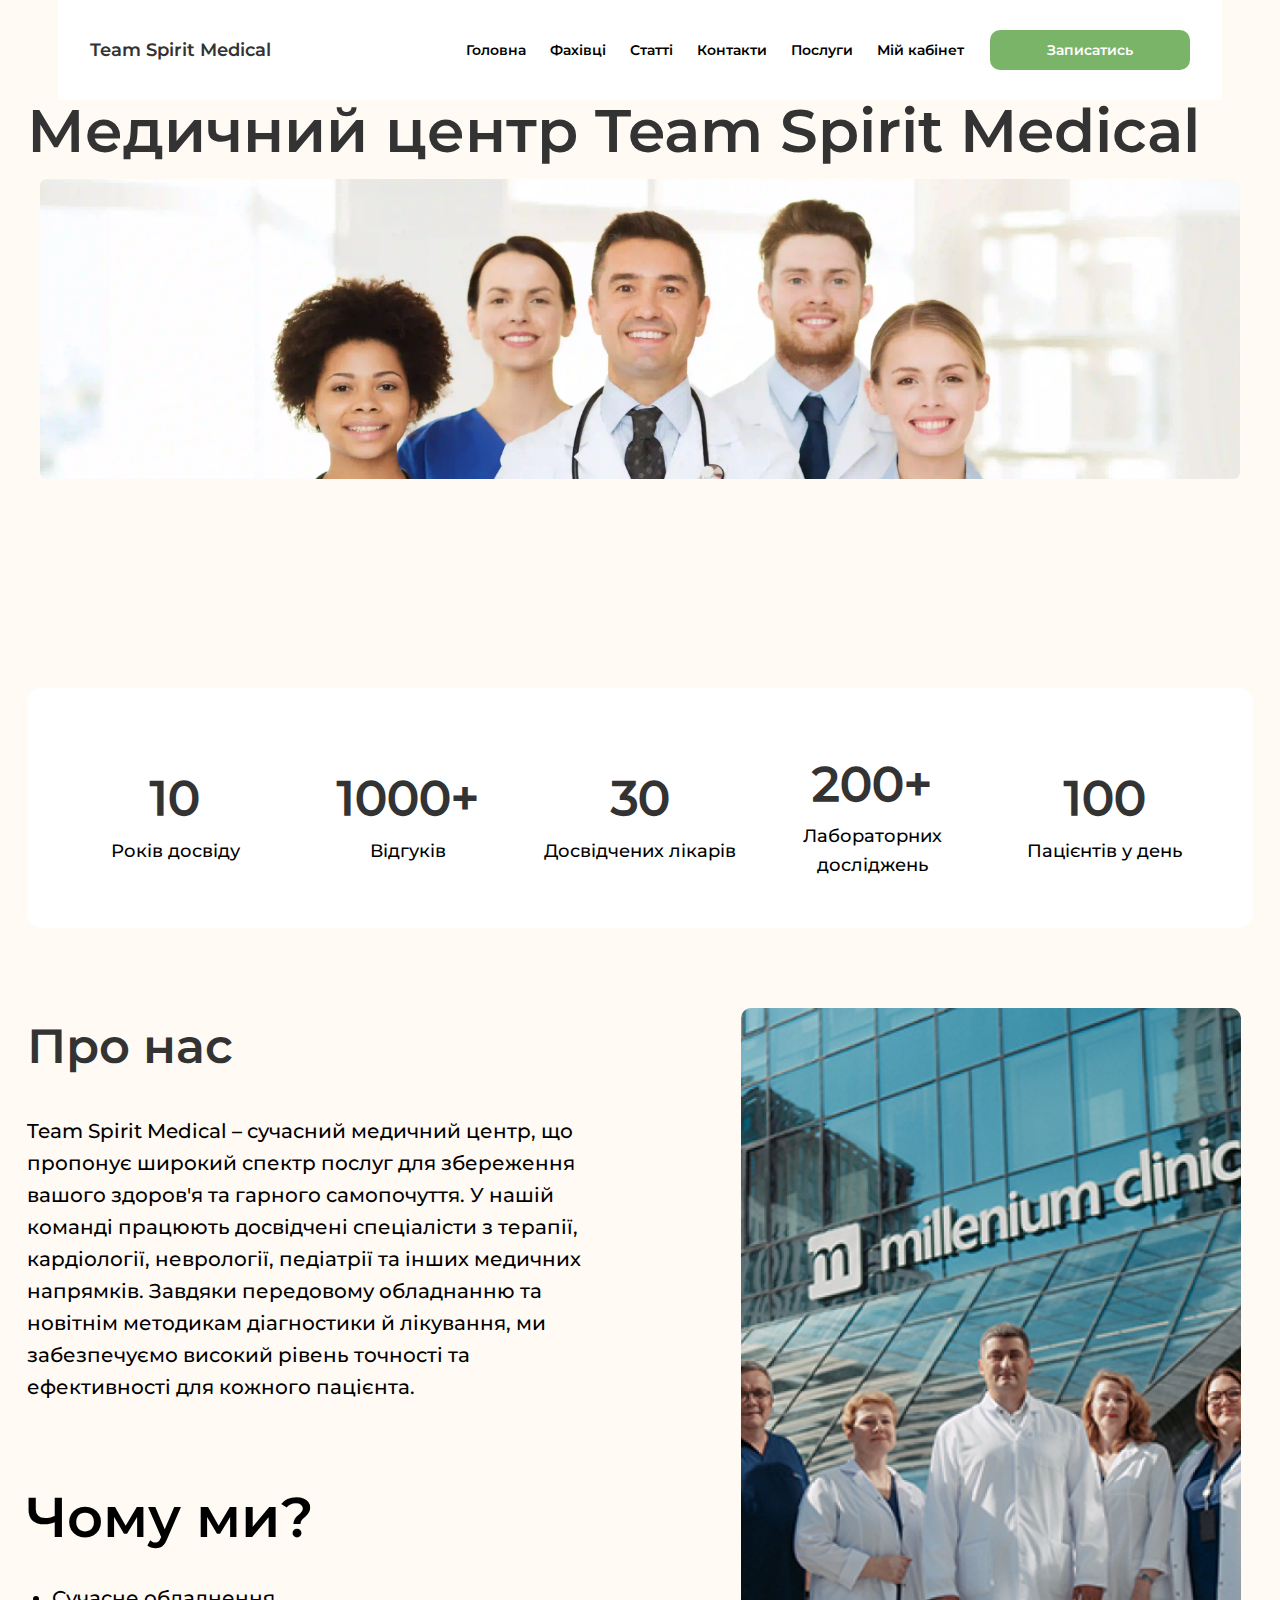
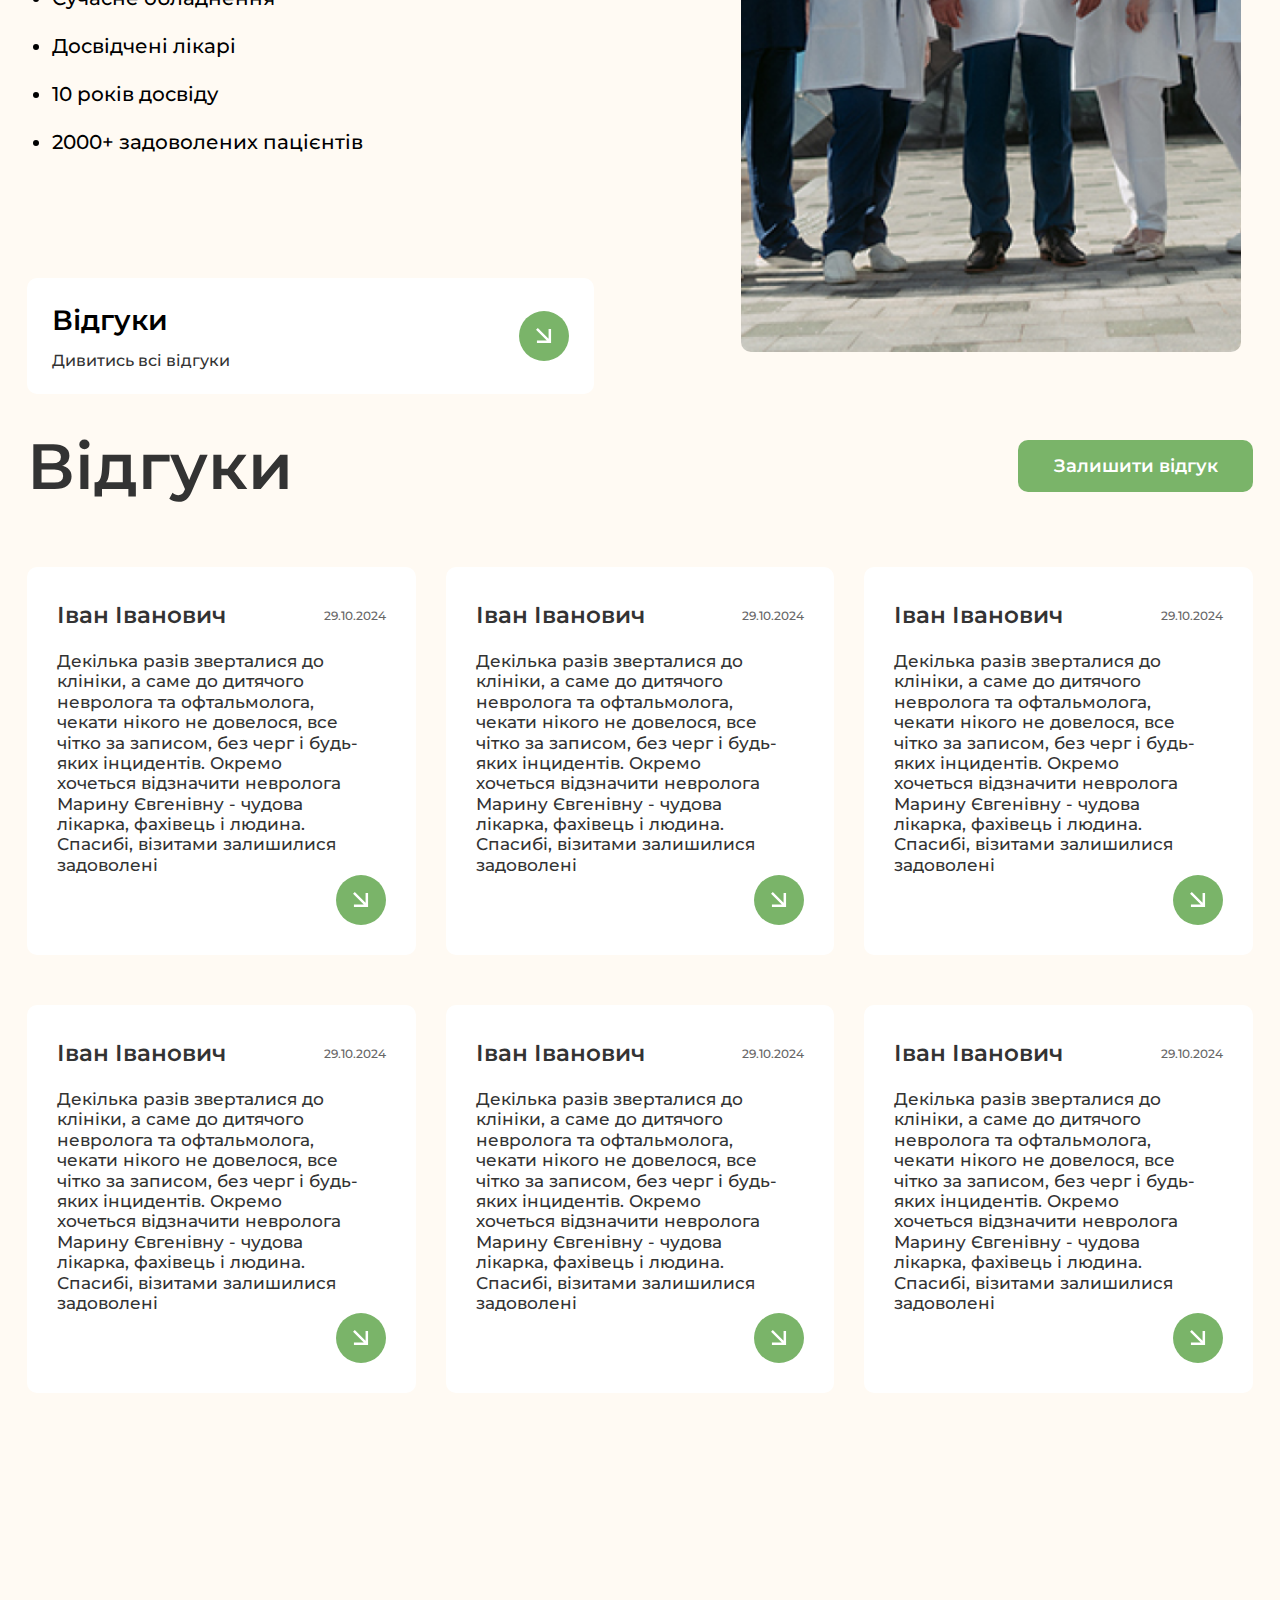
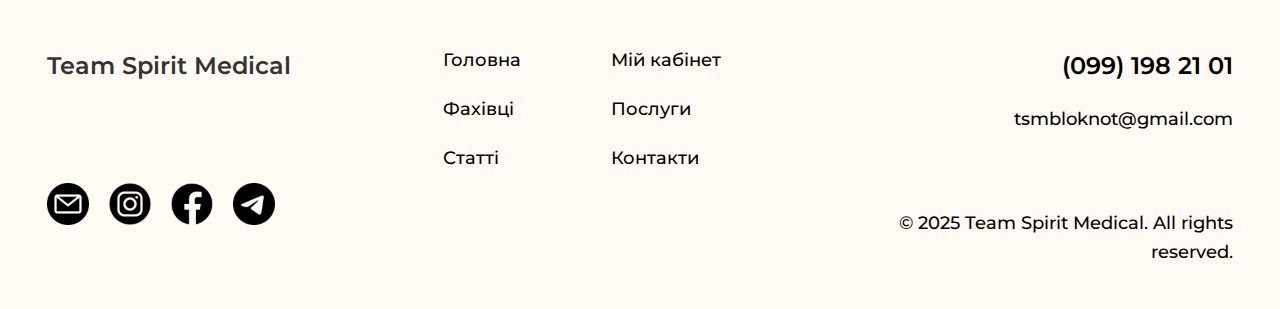
<file: index.html>
<!DOCTYPE html>
<html lang="en">
<head>
    <meta charset="UTF-8">
    <meta name="viewport" content="width=device-width, initial-scale=1.0">
    <title>Veterinary Clinic</title>
    <link rel="stylesheet" href="css/styles.css">
    <link rel="stylesheet" href="css/header.css">
    
</head>
<body class="main-page">
    
  <header class="header">
    <div class="logo">
      <h1>Team Spirit Medical</h1>
    </div>
    <nav class="nav">
      <button class="mobile-menu-toggle" aria-label="Відкрити меню">
        <svg width="24" height="24" viewBox="0 0 24 24" fill="none" xmlns="http://www.w3.org/2000/svg">
          <path d="M3 12H21" stroke="black" stroke-width="2" stroke-linecap="round" stroke-linejoin="round"/>
          <path d="M3 6H21" stroke="black" stroke-width="2" stroke-linecap="round" stroke-linejoin="round"/>
          <path d="M3 18H21" stroke="black" stroke-width="2" stroke-linecap="round" stroke-linejoin="round"/>
        </svg>
      </button>
      <ul class="nav-menu">  
        <li><a href="index.html">Головна</a></li>
        <li><a href="pages/sp.html">Фахівці</a></li>
        <li><a href="pages/articles.html">Статті</a></li>
        <li><a href="pages/contacts.html">Контакти</a></li>
        <li><a href="pages/services.html">Послуги</a></li>
        <li><a href="pages/mycabinet.html">Мій кабінет</a></li>
      </ul>
    </nav>
    <button class="btn-primary">Записатись</button>
  </header>
      
      <div class="space"></div>
      <main>
        <section class="hero">
          <h2>Медичний центр Team Spirit Medical</h2>
          
          <div class="team-image">
            <div class="team-image-inner">
              <img src="images/team.png" alt="Team Spirit Medical Doctors">
            </div>
          </div>
        </section>
      
        <section class="stats">
          <div class="stat-item">
            <h3><a href="#benefits">10</a></h3>
            <p>Років досвіду</p>
          </div>
          <div class="stat-item">
            <h3><a href="#reviews-page">1000+</a></h3>
            <p>Відгуків</p>
          </div>
          <div class="stat-item">
            <h3><a href="pages/sp.html">30</a></h3>
            <p>Досвідчених лікарів</p>
          </div>
          <div class="stat-item">
            <h3><a href="pages/services.html">200+</a></h3>
            <p>Лабораторних досліджень</p>
          </div>
          <div class="stat-item">
            <h3><a href="#about-section">100</a></h3>
            <p>Пацієнтів у день</p>
          </div>
        </section>

        <section class="about-section" id="about-section">
            <h2>Про нас</h2>
            <div class="about-us-grid">
                <div class="about-us-content">
                    <!-- Блок с заголовком и описанием -->
                    <div class="about-header-block" id="benefits">
                        <p class="about-description">Team Spirit Medical – сучасний медичний центр, що пропонує широкий спектр послуг для збереження вашого здоров'я та гарного самопочуття. У нашій команді працюють досвідчені спеціалісти з терапії, кардіології, неврології, педіатрії та інших медичних напрямків. Завдяки передовому обладнанню та новітнім методикам діагностики й лікування, ми забезпечуємо високий рівень точності та ефективності для кожного пацієнта.</p>
                    </div>
                    
                    <!-- Блок с преимуществами -->
                    <div class="about-benefits-block" >
                        <h2>Чому ми?</h2>
                        <ul class="benefits-list">
                            <li>Сучасне обладнення</li>
                            <li>Досвідчені лікарі</li>
                            <li>10 років досвіду</li>
                            <li>2000+ задоволених пацієнтів</li>
                        </ul>
                    </div>
                    
                    <!-- Блок с отзывами -->
                    <div class="reviews-preview-block" id="reviews-preview">
                        <div class="reviews-card">
                            <div class="reviews-text">
                                <h3>Відгуки</h3>
                                <p>Дивитись всі відгуки</p>
                            </div>
                            <div class="reviews-arrow">
                                <a href="#reviews-page">
                                  <svg width="26" height="26" viewBox="0 0 24 24" fill="none">
                                    <path d="M12 4L10.59 5.41L16.17 11H4V13H16.17L10.59 18.59L12 20L20 12L12 4Z" fill="currentColor"/>
                                  </svg>
                                </a>
                            </div>
                        </div>
                    </div>
                </div>
                
                <!-- Квадратный контейнер для изображения -->
                <div class="image-container"></div>
            </div>
        </section>

        <!-- Отдельная секция с отзывами -->
        <section class="reviews-page" id="reviews-page">
          <div class="reviews-header">
            <h1>Відгуки</h1>
            <button class="leave-review-btn">Залишити відгук</button>
          </div>
          <div class="articles-grid">
            <!-- Первый ряд отзывов -->
            <div class="article-card">
              <div class="article-card-header">
                <h2>Іван Іванович</h2>
                <span class="review-date">29.10.2024</span>
              </div>
              <p>Декілька разів зверталися до клініки, а саме до дитячого невролога та офтальмолога, чекати нікого не довелося, все чітко за записом, без черг і будь-яких інцидентів. Окремо хочеться відзначити невролога Марину Євгенівну - чудова лікарка, фахівець і людина. Спасибі, візитами залишилися задоволені</p>
              <div class="article-author">
                <div class="author-info"></div>
                <a href="#" class="article-link">
                  <div class="arrow-circle">
                    <svg width="26" height="26" viewBox="0 0 24 24" fill="none">
                      <path d="M12 4L10.59 5.41L16.17 11H4V13H16.17L10.59 18.59L12 20L20 12L12 4Z" fill="currentColor"/>
                    </svg>
                  </div>
                </a>
              </div>
            </div>

            <div class="article-card">
              <div class="article-card-header">
                <h2>Іван Іванович</h2>
                <span class="review-date">29.10.2024</span>
              </div>
              <p>Декілька разів зверталися до клініки, а саме до дитячого невролога та офтальмолога, чекати нікого не довелося, все чітко за записом, без черг і будь-яких інцидентів. Окремо хочеться відзначити невролога Марину Євгенівну - чудова лікарка, фахівець і людина. Спасибі, візитами залишилися задоволені</p>
              <div class="article-author">
                <div class="author-info"></div>
                <a href="#" class="article-link">
                  <div class="arrow-circle">
                    <svg width="26" height="26" viewBox="0 0 24 24" fill="none">
                      <path d="M12 4L10.59 5.41L16.17 11H4V13H16.17L10.59 18.59L12 20L20 12L12 4Z" fill="currentColor"/>
                    </svg>
                  </div>
                </a>
              </div>
            </div>

            <div class="article-card">
              <div class="article-card-header">
                <h2>Іван Іванович</h2>
                <span class="review-date">29.10.2024</span>
              </div>
              <p>Декілька разів зверталися до клініки, а саме до дитячого невролога та офтальмолога, чекати нікого не довелося, все чітко за записом, без черг і будь-яких інцидентів. Окремо хочеться відзначити невролога Марину Євгенівну - чудова лікарка, фахівець і людина. Спасибі, візитами залишилися задоволені</p>
              <div class="article-author">
                <div class="author-info"></div>
                <a href="#" class="article-link">
                  <div class="arrow-circle">
                    <svg width="26" height="26" viewBox="0 0 24 24" fill="none">
                      <path d="M12 4L10.59 5.41L16.17 11H4V13H16.17L10.59 18.59L12 20L20 12L12 4Z" fill="currentColor"/>
                    </svg>
                  </div>
                </a>
              </div>
            </div>
            
            <div class="article-card">
              <div class="article-card-header">
                <h2>Іван Іванович</h2>
                <span class="review-date">29.10.2024</span>
              </div>
              <p>Декілька разів зверталися до клініки, а саме до дитячого невролога та офтальмолога, чекати нікого не довелося, все чітко за записом, без черг і будь-яких інцидентів. Окремо хочеться відзначити невролога Марину Євгенівну - чудова лікарка, фахівець і людина. Спасибі, візитами залишилися задоволені</p>
              <div class="article-author">
                <div class="author-info"></div>
                <a href="#" class="article-link">
                  <div class="arrow-circle">
                    <svg width="26" height="26" viewBox="0 0 24 24" fill="none">
                      <path d="M12 4L10.59 5.41L16.17 11H4V13H16.17L10.59 18.59L12 20L20 12L12 4Z" fill="currentColor"/>
                    </svg>
                  </div>
                </a>
              </div>
            </div>

            <div class="article-card">
              <div class="article-card-header">
                <h2>Іван Іванович</h2>
                <span class="review-date">29.10.2024</span>
              </div>
              <p>Декілька разів зверталися до клініки, а саме до дитячого невролога та офтальмолога, чекати нікого не довелося, все чітко за записом, без черг і будь-яких інцидентів. Окремо хочеться відзначити невролога Марину Євгенівну - чудова лікарка, фахівець і людина. Спасибі, візитами залишилися задоволені</p>
              <div class="article-author">
                <div class="author-info"></div>
                <a href="#" class="article-link">
                  <div class="arrow-circle">
                    <svg width="26" height="26" viewBox="0 0 24 24" fill="none">
                      <path d="M12 4L10.59 5.41L16.17 11H4V13H16.17L10.59 18.59L12 20L20 12L12 4Z" fill="currentColor"/>
                    </svg>
                  </div>
                </a>
              </div>
            </div>

            <div class="article-card">
              <div class="article-card-header">
                <h2>Іван Іванович</h2>
                <span class="review-date">29.10.2024</span>
              </div>
              <p>Декілька разів зверталися до клініки, а саме до дитячого невролога та офтальмолога, чекати нікого не довелося, все чітко за записом, без черг і будь-яких інцидентів. Окремо хочеться відзначити невролога Марину Євгенівну - чудова лікарка, фахівець і людина. Спасибі, візитами залишилися задоволені</p>
              <div class="article-author">
                <div class="author-info"></div>
                <a href="#" class="article-link">
                  <div class="arrow-circle">
                    <svg width="26" height="26" viewBox="0 0 24 24" fill="none">
                      <path d="M12 4L10.59 5.41L16.17 11H4V13H16.17L10.59 18.59L12 20L20 12L12 4Z" fill="currentColor"/>
                    </svg>
                  </div>
                </a>
              </div>
            </div>
            <!-- Добавьте еще 2-3 карточки отзывов по аналогии -->
            
          </div>
        </section>
      </main>
      <br> 
      <footer class="footer">
        <div class="footer-left">
          <h3>Team Spirit Medical</h3>
          <div class="social-links">
            <a href="#"><img src="images/email.svg" alt="Email"></a>
            <a href="#"><img src="images/instagram.svg" alt="Instagram"></a>
            <a href="#"><img src="images/facebook.svg" alt="Facebook"></a>
            <a href="#"><img src="images/telegram.svg" alt="Telegram"></a>
          </div>
        </div>
        
        <div class="footer-center">
          <nav class="footer-nav">
            <ul>
              <li><a href="index.html">Головна</a></li>
              <li><a href="pages/sp.html">Фахівці</a></li>
              <li><a href="pages/articles.html">Статті</a></li>
            </ul>
            <ul>
              <li><a href="pages/mycabinet.html">Мій кабінет</a></li>
              <li><a href="pages/services.html">Послуги</a></li>
              <li><a href="pages/contacts.html">Контакти</a></li>
            </ul>
          </nav>
        </div>

        <div class="footer-right">
          <div class="contact-info">
            <a href="tel:+380991982101">(099) 198 21 01</a>
            <a href="mailto:tsmbloknot@gmail.com">tsmbloknot@gmail.com</a>
          </div>
          <p class="copyright">© 2025 Team Spirit Medical. All rights reserved.</p>
        </div>
      </footer>
      <script src="script.js"></script>

<!-- Додайте це модальне вікно перед закриваючим тегом body -->
<div class="review-modal" id="reviewModal">
    <div class="modal-content">
        <div class="modal-header">
            <div class="header-content">
                <svg class="review-icon" width="30" height="30" viewBox="0 0 24 24" fill="none" xmlns="http://www.w3.org/2000/svg">
                    <path d="M21 11.5C21.0034 12.8199 20.6951 14.1219 20.1 15.3C19.3944 16.7118 18.3098 17.8992 16.9674 18.7293C15.6251 19.5594 14.0782 19.9994 12.5 20C11.1801 20.0035 9.87812 19.6951 8.7 19.1L3 21L4.9 15.3C4.30493 14.1219 3.99656 12.8199 4 11.5C4.00061 9.92179 4.44061 8.37488 5.27072 7.03258C6.10083 5.69028 7.28825 4.6056 8.7 3.90003C9.87812 3.30496 11.1801 2.99659 12.5 3.00003H13C15.0843 3.11502 17.053 3.99479 18.5291 5.47089C20.0052 6.94699 20.885 8.91568 21 11V11.5Z" stroke="black" stroke-width="2" stroke-linecap="round" stroke-linejoin="round"/>
                </svg>
                <h2>Відгук</h2>
            </div>
            <button class="close-btn" id="closeModal">
                <svg width="24" height="24" viewBox="0 0 24 24" fill="none" xmlns="http://www.w3.org/2000/svg">
                    <path d="M18 6L6 18" stroke="black" stroke-width="2" stroke-linecap="round" stroke-linejoin="round"/>
                    <path d="M6 6L18 18" stroke="black" stroke-width="2" stroke-linecap="round" stroke-linejoin="round"/>
                </svg>
            </button>
        </div>
        <form id="reviewForm">
            <div class="form-group">
                <input type="text" id="fullName" placeholder="Ім'я та прізвище" required>
            </div>
            <div class="form-group">
                <input type="email" id="email" placeholder="Email" required>
            </div>
            <div class="form-group">
                <textarea id="reviewText" placeholder="Відгук" rows="5" required></textarea>
            </div>
            <button type="submit" class="submit-btn">Залишити відгук</button>
        </form>
    </div>
</div>
</body>
</html>
</file>
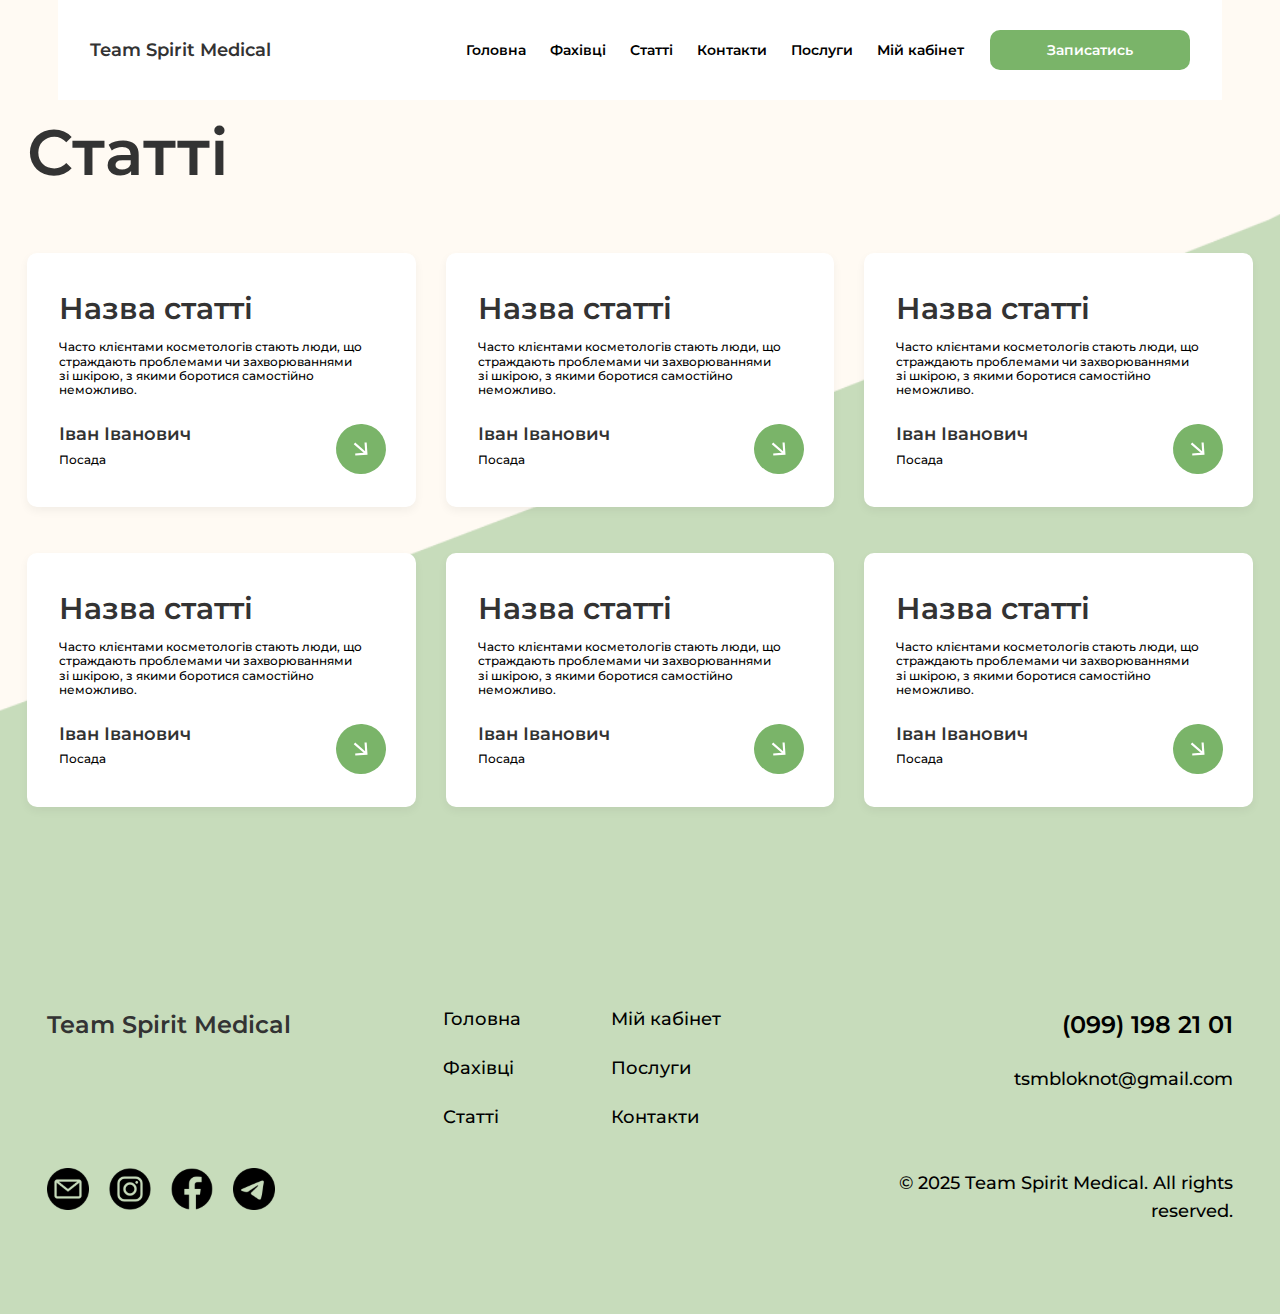
<file: pages/articles.html>
<!DOCTYPE html>
<html lang="uk">
<head>
    <meta charset="UTF-8">
    <meta name="viewport" content="width=device-width, initial-scale=1.0">
    <title>Team Spirit Medical - Про нас</title>
    <link rel="preconnect" href="https://fonts.googleapis.com">
    <link rel="preconnect" href="https://fonts.gstatic.com" crossorigin>
    <link href="https://fonts.googleapis.com/css2?family=Montserrat:wght@300;400;500;600;700&display=swap" rel="stylesheet">
    <link rel="stylesheet" href="../css/styles.css">
    <link rel="stylesheet" href="../css/articles.css">
    <link rel="stylesheet" href="../css/header.css">
</head>
<body>

    <header class="header">
        <div class="logo">
          <h1>Team Spirit Medical</h1>
        </div>
        <nav class="nav">
          <button class="mobile-menu-toggle" aria-label="Відкрити меню">
            <svg width="24" height="24" viewBox="0 0 24 24" fill="none" xmlns="http://www.w3.org/2000/svg">
              <path d="M3 12H21" stroke="black" stroke-width="2" stroke-linecap="round" stroke-linejoin="round"/>
              <path d="M3 6H21" stroke="black" stroke-width="2" stroke-linecap="round" stroke-linejoin="round"/>
              <path d="M3 18H21" stroke="black" stroke-width="2" stroke-linecap="round" stroke-linejoin="round"/>
            </svg>
          </button>
          <ul class="nav-menu">  
            <li><a href="../index.html">Головна</a></li>
            <li><a href="../pages/sp.html">Фахівці</a></li>
            <li><a href="../pages/articles.html">Статті</a></li>
            <li><a href="../pages/contacts.html">Контакти</a></li>
            <li><a href="../pages/services.html">Послуги</a></li>
            <li><a href="../pages/mycabinet.html">Мій кабінет</a></li>
          </ul>
        </nav>
        <button class="btn-primary">Записатись</button>
      </header>
    
    <div class="space"></div>
    <main class="articles-page">
        <h1>Статті</h1>
        
        <div class="articles-grid">
            <!-- Перший ряд статей -->
            <div class="article-card">
                <h2>Назва статті</h2>
                <p>Часто клієнтами косметологів стають люди, що страждають проблемами чи захворюваннями зі шкірою, з якими боротися самостійно неможливо.</p>
                <div class="article-author">
                    <div class="author-info">
                        <h3>Іван Іванович</h3>
                        <p>Посада</p>
                    </div>
                    <a href="../pages\services5.2.html" class="article-link">
                        <div class="arrow-circle">
                            <svg width="24" height="24" viewBox="0 0 24 24" fill="none">
                                <path d="M12 4L10.59 5.41L16.17 11H4V13H16.17L10.59 18.59L12 20L20 12L12 4Z" fill="currentColor"/>
                            </svg>
                        </div>
                    </a>
                </div>
            </div>
            
            <div class="article-card">
                <h2>Назва статті</h2>
                <p>Часто клієнтами косметологів стають люди, що страждають проблемами чи захворюваннями зі шкірою, з якими боротися самостійно неможливо.</p>
                <div class="article-author">
                    <div class="author-info">
                        <h3>Іван Іванович</h3>
                        <p>Посада</p>
                    </div>
                    <a href="../pages\services5.2.html" class="article-link">
                        <div class="arrow-circle">
                            <svg width="24" height="24" viewBox="0 0 24 24" fill="none">
                                <path d="M12 4L10.59 5.41L16.17 11H4V13H16.17L10.59 18.59L12 20L20 12L12 4Z" fill="currentColor"/>
                            </svg>
                        </div>
                    </a>
                </div>
            </div>
            
            <div class="article-card">
                <h2>Назва статті</h2>
                <p>Часто клієнтами косметологів стають люди, що страждають проблемами чи захворюваннями зі шкірою, з якими боротися самостійно неможливо.</p>
                <div class="article-author">
                    <div class="author-info">
                        <h3>Іван Іванович</h3>
                        <p>Посада</p>
                    </div>
                    <a href="../pages\services5.2.html" class="article-link">
                        <div class="arrow-circle">
                            <svg width="24" height="24" viewBox="0 0 24 24" fill="none">
                                <path d="M12 4L10.59 5.41L16.17 11H4V13H16.17L10.59 18.59L12 20L20 12L12 4Z" fill="currentColor"/>
                            </svg>
                        </div>
                    </a>
                </div>
            </div>
            
            <!-- Другий ряд статей -->
            <div class="article-card">
                <h2>Назва статті</h2>
                <p>Часто клієнтами косметологів стають люди, що страждають проблемами чи захворюваннями зі шкірою, з якими боротися самостійно неможливо.</p>
                <div class="article-author">
                    <div class="author-info">
                        <h3>Іван Іванович</h3>
                        <p>Посада</p>
                    </div>
                    <a href="../pages\services5.2.html" class="article-link">
                        <div class="arrow-circle">
                            <svg width="24" height="24" viewBox="0 0 24 24" fill="none">
                                <path d="M12 4L10.59 5.41L16.17 11H4V13H16.17L10.59 18.59L12 20L20 12L12 4Z" fill="currentColor"/>
                            </svg>
                        </div>
                    </a>
                </div>
            </div>
            
            <div class="article-card">
                <h2>Назва статті</h2>
                <p>Часто клієнтами косметологів стають люди, що страждають проблемами чи захворюваннями зі шкірою, з якими боротися самостійно неможливо.</p>
                <div class="article-author">
                    <div class="author-info">
                        <h3>Іван Іванович</h3>
                        <p>Посада</p>
                    </div>
                    <a href="../pages\services5.2.html" class="article-link">
                        <div class="arrow-circle">
                            <svg width="24" height="24" viewBox="0 0 24 24" fill="none">
                                <path d="M12 4L10.59 5.41L16.17 11H4V13H16.17L10.59 18.59L12 20L20 12L12 4Z" fill="currentColor"/>
                            </svg>
                        </div>
                    </a>
                </div>
            </div>
            
            <div class="article-card">
                <h2>Назва статті</h2>
                <p>Часто клієнтами косметологів стають люди, що страждають проблемами чи захворюваннями зі шкірою, з якими боротися самостійно неможливо.</p>
                <div class="article-author">
                    <div class="author-info">
                        <h3>Іван Іванович</h3>
                        <p>Посада</p>
                    </div>
                    <a href="../pages\services5.2.html" class="article-link">
                        <div class="arrow-circle">
                            <svg width="24" height="24" viewBox="0 0 24 24" fill="none">
                                <path d="M12 4L10.59 5.41L16.17 11H4V13H16.17L10.59 18.59L12 20L20 12L12 4Z" fill="currentColor"/>
                            </svg>
                        </div>
                    </a>
                </div>
            </div>
        </div>
    </main>
    <br> 
    <footer class="footer">
        <div class="footer-left">
        <h3>Team Spirit Medical</h3>
        <br>
        <div class="social-links">
            <a href="#"><img src="../images/email.svg" alt="Email"></a>
            <a href="#"><img src="../images/instagram.svg" alt="Instagram"></a>
            <a href="#"><img src="../images/facebook.svg" alt="Facebook"></a>
            <a href="#"><img src="../images/telegram.svg" alt="Telegram"></a>
        </div>
        </div>
        
        <div class="footer-center">
        <nav class="footer-nav">
            <ul>
            <li><a href="#">Головна</a></li>
            <li><a href="#">Фахівці</a></li>
            <li><a href="#">Статті</a></li>
            </ul>
            <ul>
            <li><a href="#">Мій кабінет</a></li>
            <li><a href="#">Послуги</a></li>
            <li><a href="#">Контакти</a></li>
            </ul>
        </nav>
        </div>

        <div class="footer-right">
        <div class="contact-info">
            <a href="tel:+380991982101">(099) 198 21 01</a>
            <a href="mailto:tsmbloknot@gmail.com">tsmbloknot@gmail.com</a>
        </div>
        <p class="copyright">© 2025 Team Spirit Medical. All rights reserved.</p>
        </div>
    </footer>
    <script src="../script.js"></script>
</body>
</html>
</file>
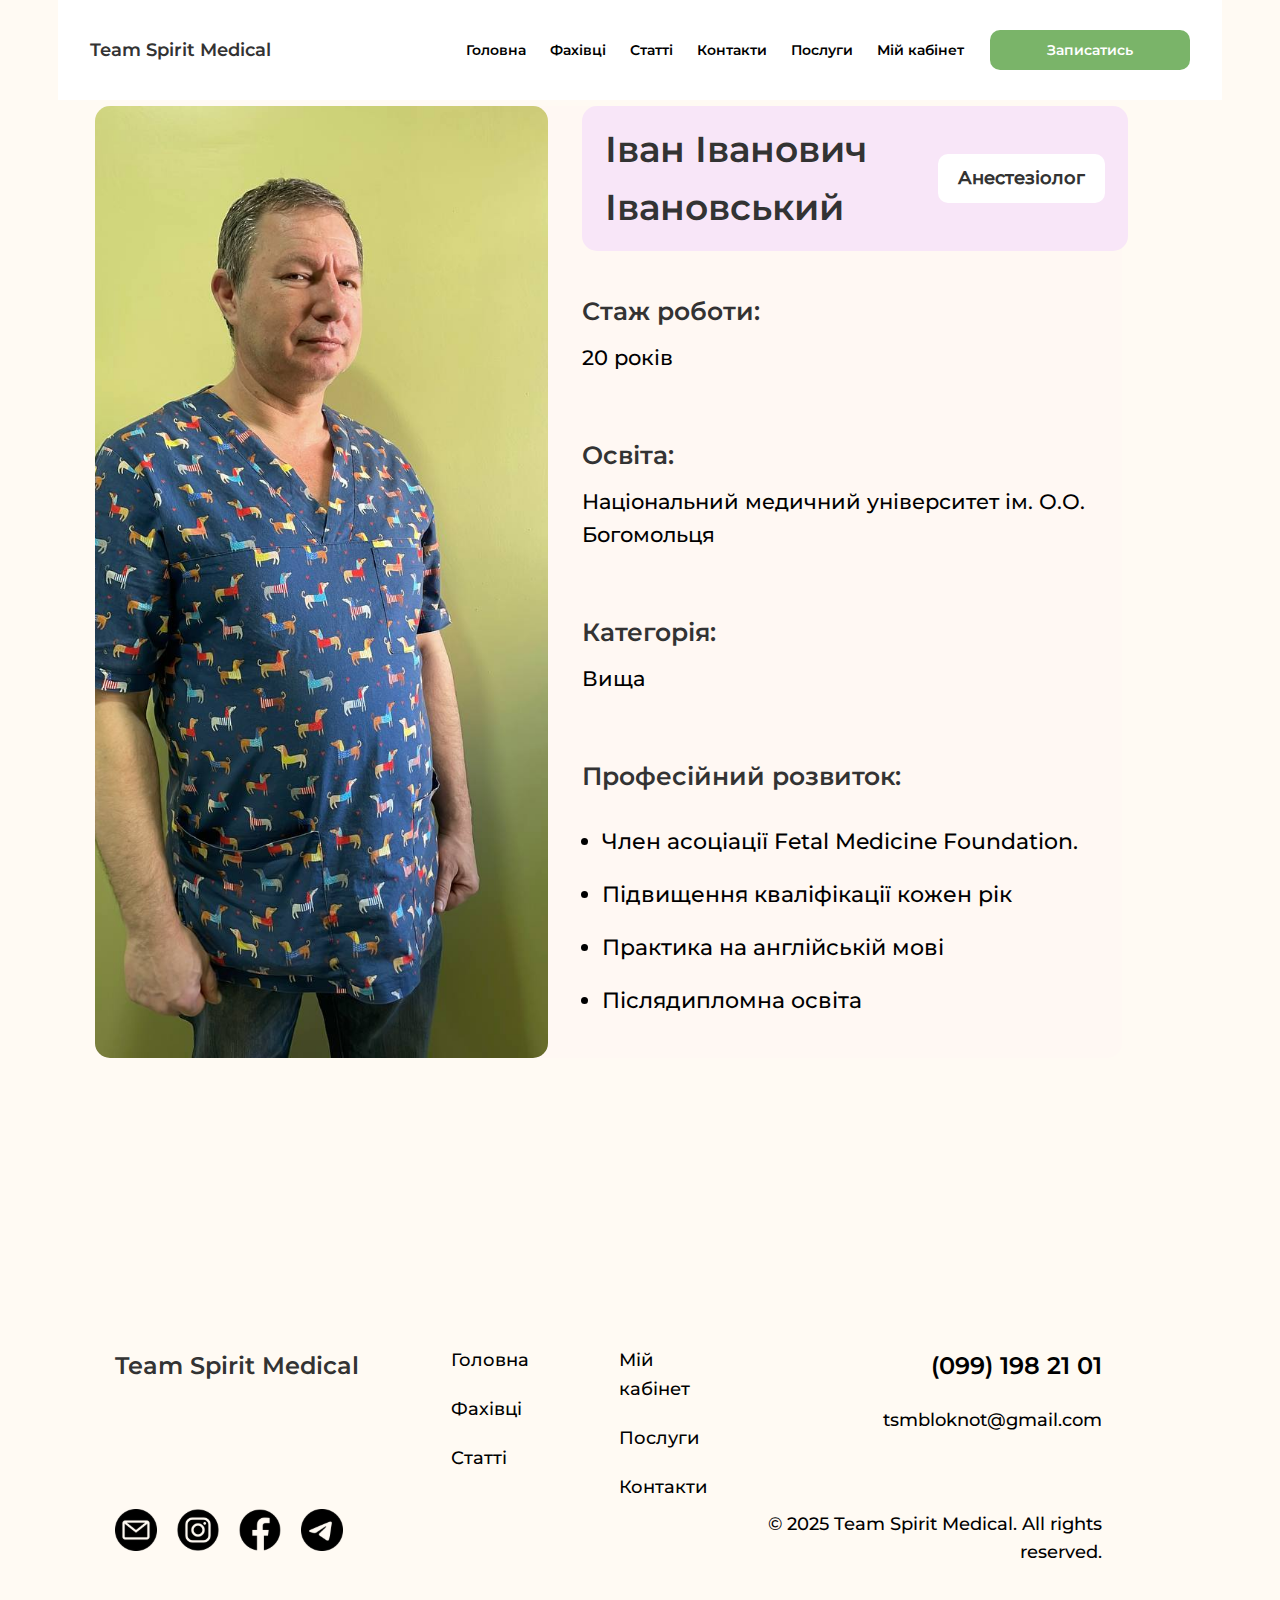
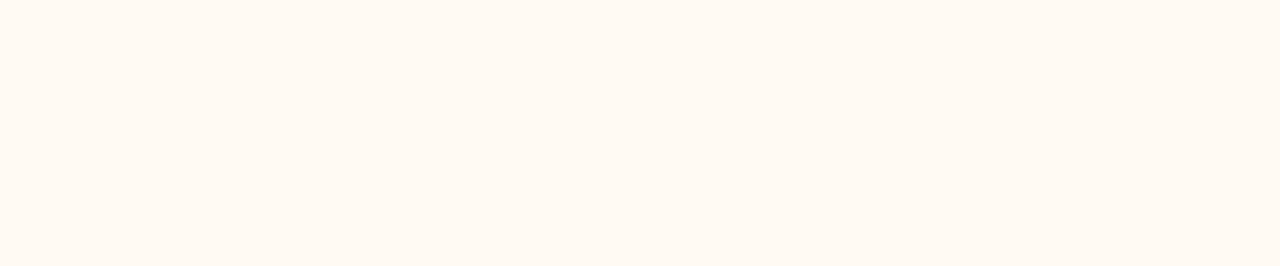
<file: pages/doctor.html>
<!DOCTYPE html>
<html lang="uk">
<head>
    <meta charset="UTF-8">
    <meta name="viewport" content="width=device-width, initial-scale=1.0">
    <link rel="stylesheet" href="../css/styles.css">
    <link rel="stylesheet" href="../css/doctor.css">
    <link rel="stylesheet" href="../css/header.css">
    <title>Іван Іванович - Анестезиолог | Team Spirit Medical</title>
    <svg style="display: none;">
        <symbol id="arrow-right" viewBox="0 0 24 24">
            <path d="M9 18l6-6-6-6" stroke="black" stroke-width="2" stroke-linecap="round" stroke-linejoin="round" fill="none"/>
        </symbol>
    </svg>
</head>
<body class="main-page">
  <header class="header">
    <div class="logo">
      <h1>Team Spirit Medical</h1>
    </div>
    <nav class="nav">
      <button class="mobile-menu-toggle" aria-label="Відкрити меню">
        <svg width="24" height="24" viewBox="0 0 24 24" fill="none" xmlns="http://www.w3.org/2000/svg">
          <path d="M3 12H21" stroke="black" stroke-width="2" stroke-linecap="round" stroke-linejoin="round"/>
          <path d="M3 6H21" stroke="black" stroke-width="2" stroke-linecap="round" stroke-linejoin="round"/>
          <path d="M3 18H21" stroke="black" stroke-width="2" stroke-linecap="round" stroke-linejoin="round"/>
        </svg>
      </button>
      <ul class="nav-menu">  
        <li><a href="../index.html">Головна</a></li>
        <li><a href="../pages/sp.html">Фахівці</a></li>
        <li><a href="../pages/articles.html">Статті</a></li>
        <li><a href="../pages/contacts.html">Контакти</a></li>
        <li><a href="../pages/services.html">Послуги</a></li>
        <li><a href="../pages/mycabinet.html">Мій кабінет</a></li>
      </ul>
    </nav>
    <button class="btn-primary">Записатись</button>
  </header>
    
    <main class="doctor-profile">
        <div class="doctor-container">
            <div class="doctor-image">
                <img src="../images/doctor_k.jpg" alt="Іван Іванович - Анестезіолог">
            </div>
            
            <div class="doctor-info">
                <div class="doctor-header">
                    <h1>Іван Іванович Івановський</h1>
                    <span class="specialty">Анестезіолог</span>
                </div>
                
                <div class="detail-section">
                    <h2>Стаж роботи:</h2>
                    <p>20 років</p>
                </div>
                
                <div class="detail-section">
                    <h2>Освіта:</h2>
                    <p>Національний медичний університет ім. О.О. Богомольця</p>
                </div>
                
                <div class="detail-section">
                    <h2>Категорія:</h2>
                    <p>Вища</p>
                </div>
                
                <div class="detail-section">
                    <h2>Професійний розвиток:</h2>
                    <ul class="professional-achievements">
                        <li>Член асоціації Fetal Medicine Foundation.</li>
                        <li>Підвищення кваліфікації кожен рік</li>
                        <li>Практика на англійській мові</li>
                        <li>Післядипломна освіта</li>
                    </ul>
                </div>
                
                <!-- Кнопка записи к врачу (отображается на десктопе) -->
                <button class="doctor-appointment-btn">Записатись</button>
                
                <!-- Иконка стрелки (отображается на планшетах) -->
                <div class="arrow-icon">
                    <svg width="30" height="30" viewBox="0 0 24 24" fill="none" xmlns="http://www.w3.org/2000/svg">
                        <path d="M12 4L10.59 5.41L16.17 11H4V13H16.17L10.59 18.59L12 20L20 12L12 4Z" fill="#7AB469"/>
                    </svg>
                </div>
            </div>
        </div>
    </main>
    
    <footer class="footer">
        <div class="footer-left">
          <h3>Team Spirit Medical</h3>
          <br>
          <div class="social-links">
            <a href="#"><img src="../images/email.svg" alt="Email"></a>
            <a href="#"><img src="../images/instagram.svg" alt="Instagram"></a>
            <a href="#"><img src="../images/facebook.svg" alt="Facebook"></a>
            <a href="#"><img src="../images/telegram.svg" alt="Telegram"></a>
          </div>
        </div>
        
        <div class="footer-center">
          <nav class="footer-nav">
            <ul>
              <li><a href="../index.html">Головна</a></li>
              <li><a href="../pages/sp.html">Фахівці</a></li>
              <li><a href="../pages/articles.html">Статті</a></li>
            </ul>
            <ul>
              <li><a href="../pages/mycabinet.html">Мій кабінет</a></li>
              <li><a href="../pages/services.html">Послуги</a></li>
              <li><a href="../pages/contacts.html">Контакти</a></li>
            </ul>
          </nav>
        </div>

        <div class="footer-right">
          <div class="contact-info">
            <a href="tel:+380991982101">(099) 198 21 01</a>
            <a href="mailto:tsmbloknot@gmail.com">tsmbloknot@gmail.com</a>
          </div>
          <p class="copyright">© 2025 Team Spirit Medical. All rights reserved.</p>
        </div>
    </footer>

    <div class="appointment-modal" id="appointmentModal">
        <div class="modal-content">
            <div class="modal-header">
                <div class="header-content">
                    <svg class="doctor-icon" width="25" height="25" viewBox="0 0 24 24" fill="none" xmlns="http://www.w3.org/2000/svg">
                        <path d="M15.5 12a3.5 3.5 0 11-7 0 3.5 3.5 0 017 0z" stroke="black" stroke-width="2"/>
                        <path d="M12 1.5v3" stroke="black" stroke-width="2" stroke-linecap="round"/>
                        <path d="M12 19.5v3" stroke="black" stroke-width="2" stroke-linecap="round"/>
                        <path d="M22.5 12h-3" stroke="black" stroke-width="2" stroke-linecap="round"/>
                        <path d="M4.5 12h-3" stroke="black" stroke-width="2" stroke-linecap="round"/>
                        <path d="M19.5 5l-2 2" stroke="black" stroke-width="2" stroke-linecap="round"/>
                        <path d="M6.5 18l-2 2" stroke="black" stroke-width="2" stroke-linecap="round"/>
                        <path d="M19.5 19l-2-2" stroke="black" stroke-width="2" stroke-linecap="round"/>
                        <path d="M6.5 6l-2-2" stroke="black" stroke-width="2" stroke-linecap="round"/>
                    </svg>
                    <h2>Запис до лікаря</h2>
                </div>
                <button class="close-btn" id="closeAppointmentModal">
                    <svg width="24" height="24" viewBox="0 0 24 24" fill="none" xmlns="http://www.w3.org/2000/svg">
                        <path d="M18 6L6 18" stroke="black" stroke-width="2" stroke-linecap="round" stroke-linejoin="round"/>
                        <path d="M6 6L18 18" stroke="black" stroke-width="2" stroke-linecap="round" stroke-linejoin="round"/>
                    </svg>
                </button>
            </div>
            <form id="appointmentForm">
                <div class="form-group">
                    <input type="text" id="fullName" placeholder="Ім'я та прізвище" required>
                </div>
                <div class="form-group">
                    <input type="tel" id="phone" placeholder="Телефон" required>
                </div>
                <div class="form-group">
                    <input type="email" id="email" placeholder="Email" required>
                </div>
                <div class="form-group">
                    <div class="dropdown-container">
                        <div class="dropdown-header" id="serviceDropdown">
                            <span class="dropdown-text">Оберіть послугу</span>
                            <span class="dropdown-arrow">▼</span>
                        </div>
                        <div class="dropdown-options">
                            <div class="dropdown-option" data-value="Консультація">Консультація</div>
                            <div class="dropdown-option" data-value="Огляд">Огляд</div>
                            <div class="dropdown-option" data-value="Діагностика">Діагностика</div>
                        </div>
                    </div>
                </div>
                <button type="submit" class="submit-btn">Записатись на прийом</button>
            </form>
        </div>
    </div>
    <script>
        // Открытие модального окна при клике на кнопку или стрелку
        document.querySelector('.doctor-appointment-btn').addEventListener('click', function() {
            document.getElementById('appointmentModal').classList.add('active');
        });
        
        // Также открываем модальное окно при клике на стрелку
        document.querySelector('.arrow-icon').addEventListener('click', function() {
            document.getElementById('appointmentModal').classList.add('active');
        });
        
        // Закрытие модального окна
        document.getElementById('closeAppointmentModal').addEventListener('click', function() {
            document.getElementById('appointmentModal').classList.remove('active');
        });
        
        // Функционал выпадающего списка
        document.getElementById('serviceDropdown').addEventListener('click', function() {
            this.classList.toggle('active');
            const options = this.nextElementSibling;
            options.classList.toggle('show');
        });
        
        // Выбор опции из выпадающего списка
        document.querySelectorAll('.dropdown-option').forEach(function(option) {
            option.addEventListener('click', function() {
                const text = this.textContent;
                const dropdown = document.querySelector('.dropdown-text');
                dropdown.textContent = text;
                dropdown.dataset.value = this.dataset.value;
                
                // Закрываем выпадающий список после выбора
                document.getElementById('serviceDropdown').classList.remove('active');
                document.querySelector('.dropdown-options').classList.remove('show');
                
                // Отмечаем выбранную опцию
                document.querySelectorAll('.dropdown-option').forEach(function(opt) {
                    opt.classList.remove('selected');
                });
                this.classList.add('selected');
            });
        });
        
        // Закрываем выпадающий список при клике вне его
        document.addEventListener('click', function(event) {
            const dropdown = document.querySelector('.dropdown-container');
            if (!dropdown.contains(event.target)) {
                document.getElementById('serviceDropdown').classList.remove('active');
                document.querySelector('.dropdown-options').classList.remove('show');
            }
        });
    </script>
    <script src="../script.js"></script>
</body>
</html>
</file>
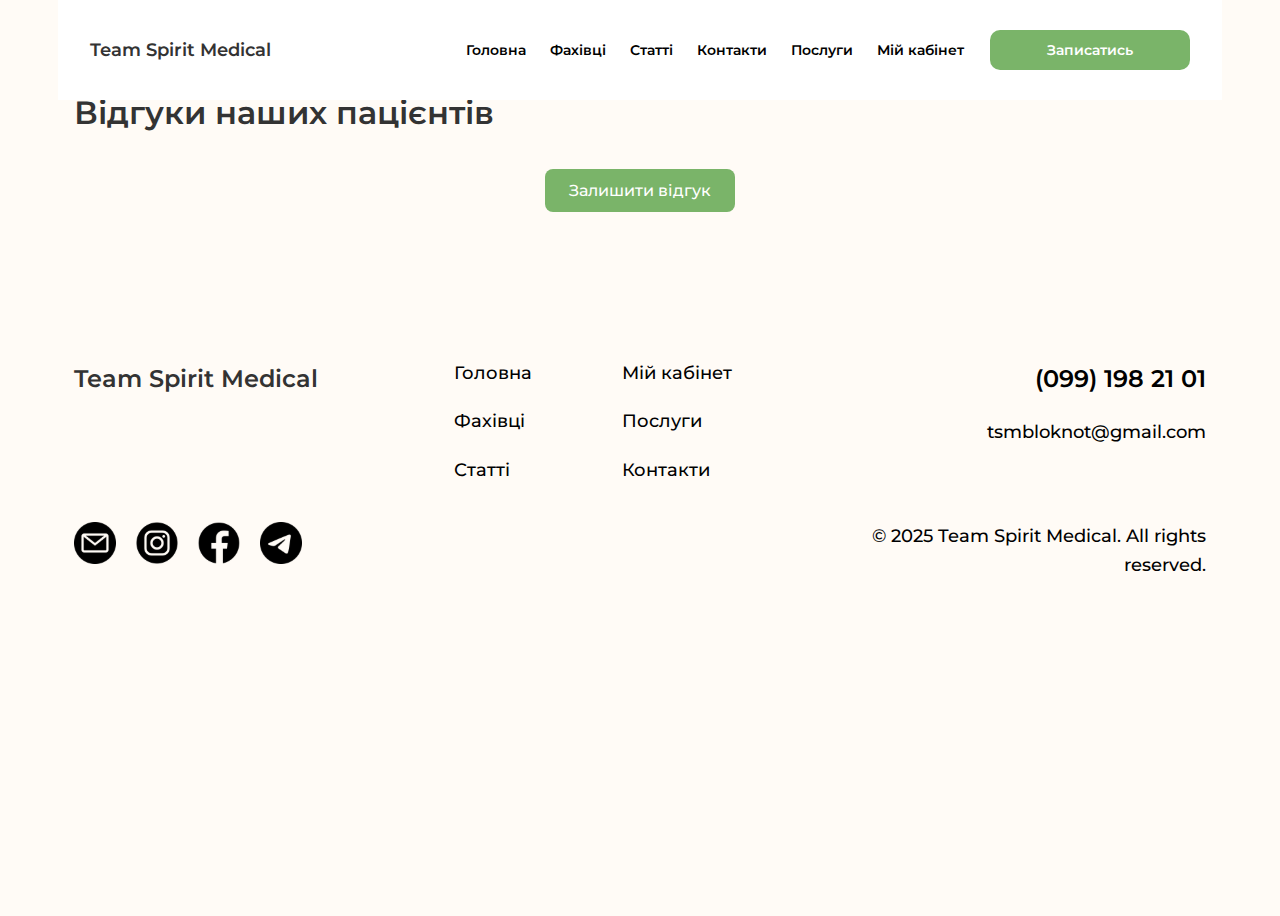
<file: pages/reviews.html>
<!DOCTYPE html>
<html lang="uk">
<head>
    <meta charset="UTF-8">
    <meta name="viewport" content="width=device-width, initial-scale=1.0">
    <title>Відгуки</title>
    <link rel="stylesheet" href="../css/styles.css">
    <link rel="stylesheet" href="../css/reviews.css">
    <link rel="stylesheet" href="../css/header.css">
</head>
<body>
    <header class="header">
        <div class="logo">
          <h1>Team Spirit Medical</h1>
        </div>
        <nav class="nav">
          <button class="mobile-menu-toggle" aria-label="Відкрити меню">
            <svg width="24" height="24" viewBox="0 0 24 24" fill="none" xmlns="http://www.w3.org/2000/svg">
              <path d="M3 12H21" stroke="black" stroke-width="2" stroke-linecap="round" stroke-linejoin="round"/>
              <path d="M3 6H21" stroke="black" stroke-width="2" stroke-linecap="round" stroke-linejoin="round"/>
              <path d="M3 18H21" stroke="black" stroke-width="2" stroke-linecap="round" stroke-linejoin="round"/>
            </svg>
          </button>
          <ul class="nav-menu">  
            <li><a href="../index.html">Головна</a></li>
            <li><a href="../pages/sp.html">Фахівці</a></li>
            <li><a href="../pages/articles.html">Статті</a></li>
            <li><a href="../pages/contacts.html">Контакти</a></li>
            <li><a href="../pages/services.html">Послуги</a></li>
            <li><a href="../pages/mycabinet.html">Мій кабінет</a></li>
          </ul>
        </nav>
        <button class="btn-primary">Записатись</button>
    </header>

    <!-- Основний контент сторінки -->
    <div class="content">
        <h1>Відгуки наших пацієнтів</h1>
        <button class="open-review-btn">Залишити відгук</button>
        
        <!-- Тут можна додати існуючі відгуки -->
        <div class="reviews-container">
            <!-- Відгуки будуть додаватись сюди -->
        </div>
    </div>

    <!-- Модальне вікно відгуку -->
    <div class="review-modal" id="reviewModal">
        <div class="modal-content">
            <div class="modal-header">
                <div class="header-content">
                    <svg class="review-icon" width="30" height="30" viewBox="0 0 24 24" fill="none" xmlns="http://www.w3.org/2000/svg">
                        <path d="M21 11.5C21.0034 12.8199 20.6951 14.1219 20.1 15.3C19.3944 16.7118 18.3098 17.8992 16.9674 18.7293C15.6251 19.5594 14.0782 19.9994 12.5 20C11.1801 20.0035 9.87812 19.6951 8.7 19.1L3 21L4.9 15.3C4.30493 14.1219 3.99656 12.8199 4 11.5C4.00061 9.92179 4.44061 8.37488 5.27072 7.03258C6.10083 5.69028 7.28825 4.6056 8.7 3.90003C9.87812 3.30496 11.1801 2.99659 12.5 3.00003H13C15.0843 3.11502 17.053 3.99479 18.5291 5.47089C20.0052 6.94699 20.885 8.91568 21 11V11.5Z" stroke="black" stroke-width="2" stroke-linecap="round" stroke-linejoin="round"/>
                    </svg>
                    <h2>Відгук</h2>
                </div>
                <button class="close-btn" id="closeModal">
                    <svg width="24" height="24" viewBox="0 0 24 24" fill="none" xmlns="http://www.w3.org/2000/svg">
                        <path d="M18 6L6 18" stroke="black" stroke-width="2" stroke-linecap="round" stroke-linejoin="round"/>
                        <path d="M6 6L18 18" stroke="black" stroke-width="2" stroke-linecap="round" stroke-linejoin="round"/>
                    </svg>
                </button>
            </div>
            <form id="reviewForm">
                <div class="form-group">
                    <input type="text" id="fullName" placeholder="Ім'я та прізвище" required>
                </div>
                <div class="form-group">
                    <input type="email" id="email" placeholder="Email" required>
                </div>
                <div class="form-group">
                    <textarea id="reviewText" placeholder="Відгук" rows="5" required></textarea>
                </div>
                <button type="submit" class="submit-btn">Залишити відгук</button>
            </form>
        </div>
    </div>

    <footer class="footer">
        <div class="footer-left">
          <h3>Team Spirit Medical</h3>
          <br>
          <div class="social-links">
            <a href="#"><img src="../images/email.svg" alt="Email"></a>
            <a href="#"><img src="../images/instagram.svg" alt="Instagram"></a>
            <a href="#"><img src="../images/facebook.svg" alt="Facebook"></a>
            <a href="#"><img src="../images/telegram.svg" alt="Telegram"></a>
          </div>
        </div>
        
        <div class="footer-center">
          <nav class="footer-nav">
            <ul>
              <li><a href="../index.html">Головна</a></li>
              <li><a href="../pages/sp.html">Фахівці</a></li>
              <li><a href="../pages/articles.html">Статті</a></li>
            </ul>
            <ul>
              <li><a href="../pages/mycabinet.html">Мій кабінет</a></li>
              <li><a href="../pages/services.html">Послуги</a></li>
              <li><a href="../pages/contacts.html">Контакти</a></li>
            </ul>
          </nav>
        </div>

        <div class="footer-right">
          <div class="contact-info">
            <a href="tel:+380991982101">(099) 198 21 01</a>
            <a href="mailto:tsmbloknot@gmail.com">tsmbloknot@gmail.com</a>
          </div>
          <p class="copyright">© 2025 Team Spirit Medical. All rights reserved.</p>
        </div>
    </footer>

    <script src="../js/reviews.js"></script>
    <script src="../script.js"></script>
</body>
</html>
</file>
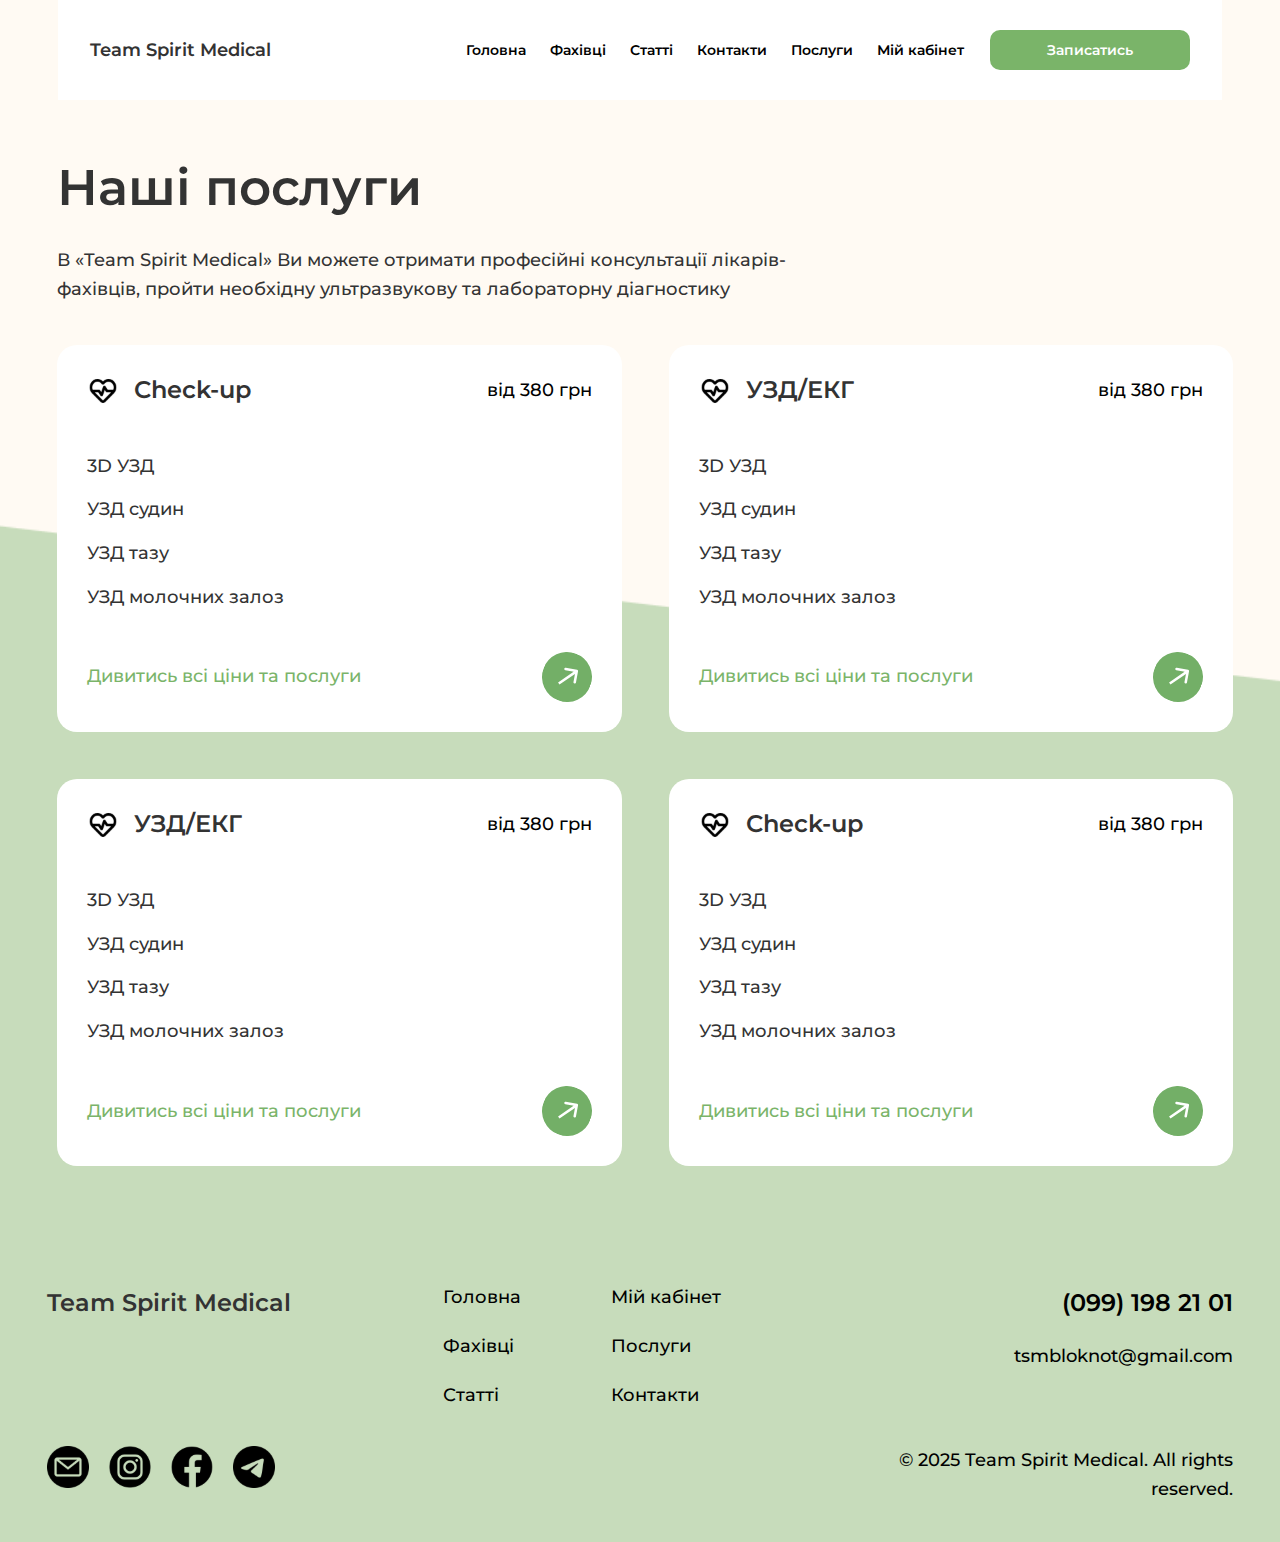
<file: pages/services.html>
<!DOCTYPE html>
<html lang="uk">
<head>
    <meta charset="UTF-8">
    <meta name="viewport" content="width=device-width, initial-scale=1.0">
    <link rel="stylesheet" href="../css/styles.css">
    <link rel="stylesheet" href="../css/services.css">
    <link rel="stylesheet" href="../css/header.css">
    <title>Наші послуги - Team Spirit Medical</title>
</head>
<body>
  <header class="header">
    <div class="logo">
      <h1>Team Spirit Medical</h1>
    </div>
    <nav class="nav">
      <button class="mobile-menu-toggle" aria-label="Відкрити меню">
        <svg width="24" height="24" viewBox="0 0 24 24" fill="none" xmlns="http://www.w3.org/2000/svg">
          <path d="M3 12H21" stroke="black" stroke-width="2" stroke-linecap="round" stroke-linejoin="round"/>
          <path d="M3 6H21" stroke="black" stroke-width="2" stroke-linecap="round" stroke-linejoin="round"/>
          <path d="M3 18H21" stroke="black" stroke-width="2" stroke-linecap="round" stroke-linejoin="round"/>
        </svg>
      </button>
      <ul class="nav-menu">  
        <li><a href="../index.html">Головна</a></li>
        <li><a href="../pages/sp.html">Фахівці</a></li>
        <li><a href="../pages/articles.html">Статті</a></li>
        <li><a href="../pages/contacts.html">Контакти</a></li>
        <li><a href="../pages/services.html">Послуги</a></li>
        <li><a href="../pages/mycabinet.html">Мій кабінет</a></li>
      </ul>
    </nav>
    <button class="btn-primary">Записатись</button>
  </header>

    <main class="services-container">
        <h2 class="services-title">Наші послуги</h2>
        <p class="services-description">В «Team Spirit Medical» Ви можете отримати професійні консультації лікарів-фахівців, пройти необхідну ультразвукову та лабораторну діагностику</p>
        
        <div class="services-grid">
            <div class="service-card">
                <div class="service-header">
                    <div class="service-title-wrapper">
                        <div class="service-icon">
                            <img src="../images/heart.svg" alt="Check-up іконка">
                        </div>
                        <h3 class="service-title">Check-up</h3>
                    </div>
                    <div class="service-price">від 380 грн</div>
                </div>
                
                <ul class="service-list">
                    <li>3D УЗД</li>
                    <li>УЗД судин</li>
                    <li>УЗД тазу</li>
                    <li>УЗД молочних залоз</li>
                </ul>
                
                <a href="../pages/services1.html" class="service-link">
                    Дивитись всі ціни та послуги
                    <div class="arrow-icon">
                        <img src="../images/green arrow.svg" alt="стрілка">
                    </div>
                </a>
            </div>
            <div class="service-card">
                <div class="service-header">
                    <div class="service-title-wrapper">
                        <div class="service-icon">
                            <img src="../images/heart.svg" alt="УЗД іконка">
                        </div>
                        <h3 class="service-title">УЗД/ЕКГ</h3>
                    </div>
                    <div class="service-price">від 380 грн</div>
                </div>
                
                <ul class="service-list">
                    <li>3D УЗД</li>
                    <li>УЗД судин</li>
                    <li>УЗД тазу</li>
                    <li>УЗД молочних залоз</li>
                </ul>
                
                <a href="../pages/services1.html" class="service-link">
                    Дивитись всі ціни та послуги
                    <div class="arrow-icon">
                        <img src="../images/green arrow.svg" alt="стрілка">
                    </div>
                </a>
            </div>
            <div class="service-card">
                <div class="service-header">
                    <div class="service-title-wrapper">
                        <div class="service-icon">
                            <img src="../images/heart.svg" alt="УЗД іконка">
                        </div>
                        <h3 class="service-title">УЗД/ЕКГ</h3>
                    </div>
                    <div class="service-price">від 380 грн</div>
                </div>
                
                <ul class="service-list">
                    <li>3D УЗД</li>
                    <li>УЗД судин</li>
                    <li>УЗД тазу</li>
                    <li>УЗД молочних залоз</li>
                </ul>
                
                <a href="../pages/services1.html" class="service-link">
                    Дивитись всі ціни та послуги
                    <div class="arrow-icon">
                        <img src="../images/green arrow.svg" alt="стрілка">
                    </div>
                </a>
            </div>
            <div class="service-card">
                <div class="service-header">
                    <div class="service-title-wrapper">
                        <div class="service-icon">
                            <img src="../images/heart.svg" alt="Check-up іконка">
                        </div>
                        <h3 class="service-title">Check-up</h3>
                    </div>
                    <div class="service-price">від 380 грн</div>
                </div>
                
                <ul class="service-list">
                    <li>3D УЗД</li>
                    <li>УЗД судин</li>
                    <li>УЗД тазу</li>
                    <li>УЗД молочних залоз</li>
                </ul>
                
                <a href="../pages/services1.html" class="service-link">
                    Дивитись всі ціни та послуги
                    <div class="arrow-icon">
                        <img src="../images/green arrow.svg" alt="стрілка">
                    </div>
                </a>
            </div>
            <!-- Повторить карточку service-card еще 3 раза с теми же данными -->
        </div>
    </main>

    <footer class="footer">
        <div class="footer-left">
          <h3>Team Spirit Medical</h3>
          <br>
          <div class="social-links">
            <a href="#"><img src="../images/email.svg" alt="Email"></a>
            <a href="#"><img src="../images/instagram.svg" alt="Instagram"></a>
            <a href="#"><img src="../images/facebook.svg" alt="Facebook"></a>
            <a href="#"><img src="../images/telegram.svg" alt="Telegram"></a>
          </div>
        </div>
        
        <div class="footer-center">
          <nav class="footer-nav">
            <ul>
              <li><a href="#">Головна</a></li>
              <li><a href="#">Фахівці</a></li>
              <li><a href="#">Статті</a></li>
            </ul>
            <ul>
              <li><a href="#">Мій кабінет</a></li>
              <li><a href="#">Послуги</a></li>
              <li><a href="#">Контакти</a></li>
            </ul>
          </nav>
        </div>

        <div class="footer-right">
          <div class="contact-info">
            <a href="tel:+380991982101">(099) 198 21 01</a>
            <a href="mailto:tsmbloknot@gmail.com">tsmbloknot@gmail.com</a>
          </div>
          <p class="copyright">© 2025 Team Spirit Medical. All rights reserved.</p>
        </div>
      </footer>
      <script src="../script.js"></script>
</body>
</html>
</file>
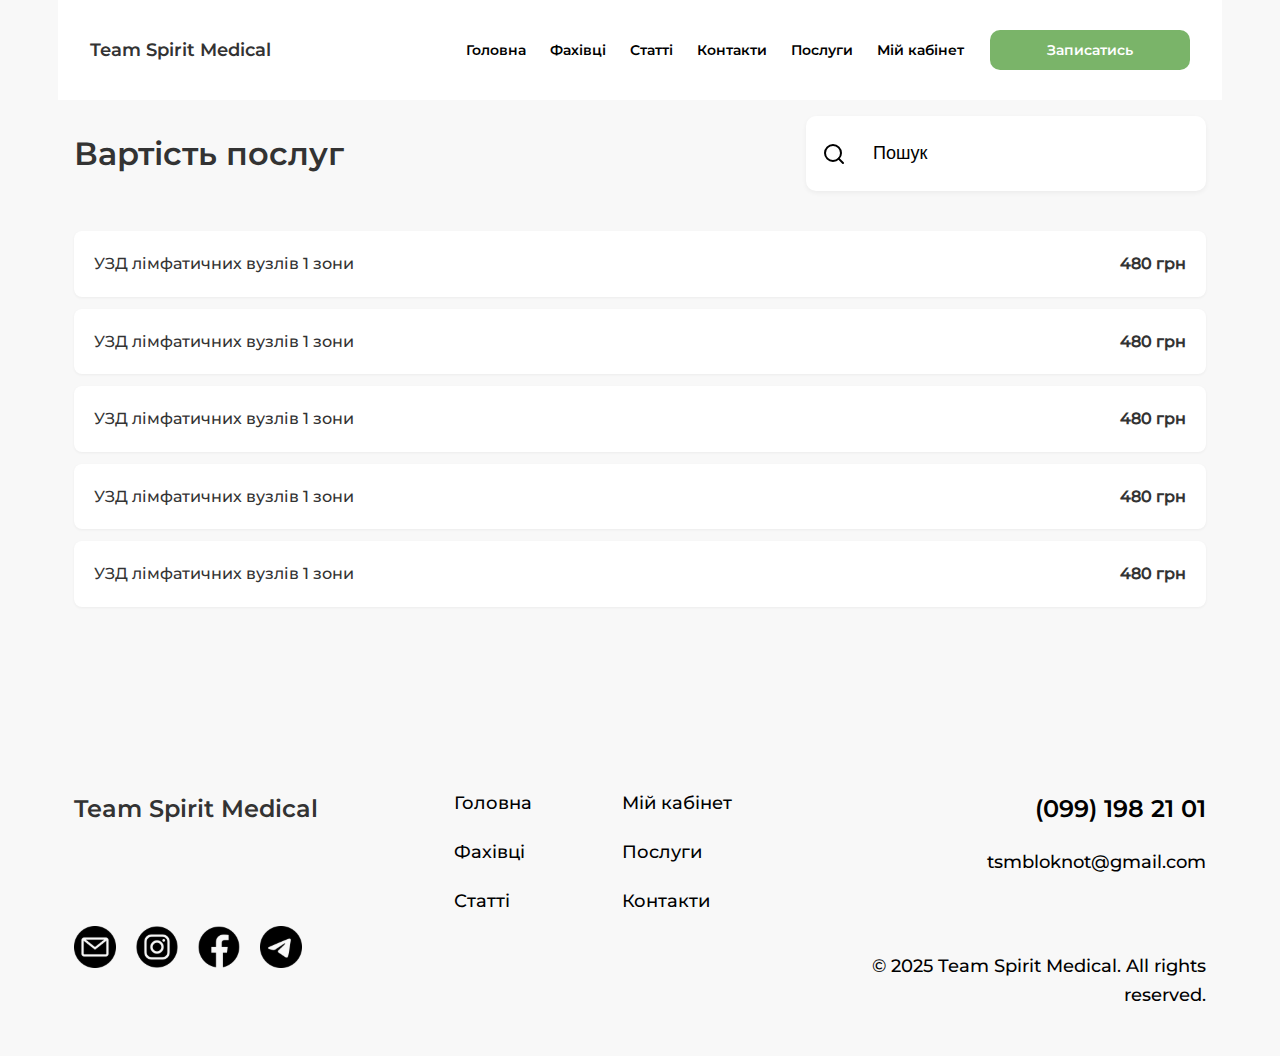
<file: pages/services1.html>
<!DOCTYPE html>
<html lang="uk">
<head>
    <meta charset="UTF-8">
    <meta name="viewport" content="width=device-width, initial-scale=1.0, maximum-scale=1.0, user-scalable=no">
    <meta name="description" content="Вартість послуг - Team Spirit Medical">
    <link rel="stylesheet" href="../css/styles.css">
    <link rel="stylesheet" href="../css/services1.css">
    <link rel="stylesheet" href="../css/header.css">
    <title>Вартість послуг - Team Spirit Medical</title>
</head>
<body>

    <header class="header">
        <div class="logo">
          <h1>Team Spirit Medical</h1>
        </div>
        <nav class="nav">
          <button class="mobile-menu-toggle" aria-label="Відкрити меню">
            <svg width="24" height="24" viewBox="0 0 24 24" fill="none" xmlns="http://www.w3.org/2000/svg">
              <path d="M3 12H21" stroke="black" stroke-width="2" stroke-linecap="round" stroke-linejoin="round"/>
              <path d="M3 6H21" stroke="black" stroke-width="2" stroke-linecap="round" stroke-linejoin="round"/>
              <path d="M3 18H21" stroke="black" stroke-width="2" stroke-linecap="round" stroke-linejoin="round"/>
            </svg>
          </button>
          <ul class="nav-menu">  
            <li><a href="../index.html">Головна</a></li>
            <li><a href="../pages/sp.html">Фахівці</a></li>
            <li><a href="../pages/articles.html">Статті</a></li>
            <li><a href="../pages/contacts.html">Контакти</a></li>
            <li><a href="../pages/services.html">Послуги</a></li>
            <li><a href="../pages/mycabinet.html">Мій кабінет</a></li>
          </ul>
        </nav>
        <button class="btn-primary">Записатись</button>
    </header>
      
    <main class="services-container">
        <div class="services-header">
          <h1>Вартість послуг</h1>
          <div class="search-box">
            <div class="search-icon">
              <svg width="24" height="24" viewBox="0 0 24 24" fill="none" xmlns="http://www.w3.org/2000/svg">
                <path d="M11 19C15.4183 19 19 15.4183 19 11C19 6.58172 15.4183 3 11 3C6.58172 3 3 6.58172 3 11C3 15.4183 6.58172 19 11 19Z" stroke="black" stroke-width="2" stroke-linecap="round" stroke-linejoin="round"/>
                <path d="M21 21L16.65 16.65" stroke="black" stroke-width="2" stroke-linecap="round" stroke-linejoin="round"/>
              </svg>
            </div>
            <input type="text" placeholder="Пошук">
          </div>
        </div>
      
        <div class="services-list">
          <div class="service-item">
            <span class="service-name">УЗД лімфатичних вузлів 1 зони</span>
            <span class="service-price">480 грн</span>
          </div>
          <div class="service-item">
            <span class="service-name">УЗД лімфатичних вузлів 1 зони</span>
            <span class="service-price">480 грн</span>
          </div>
          <div class="service-item">
            <span class="service-name">УЗД лімфатичних вузлів 1 зони</span>
            <span class="service-price">480 грн</span>
          </div>
          <div class="service-item">
            <span class="service-name">УЗД лімфатичних вузлів 1 зони</span>
            <span class="service-price">480 грн</span>
          </div>
          <div class="service-item">
            <span class="service-name">УЗД лімфатичних вузлів 1 зони</span>
            <span class="service-price">480 грн</span>
          </div>
        </div>
    </main>

    <div class="space"></div>

    <footer class="footer">
        <div class="footer-left">
          <h3>Team Spirit Medical</h3>
          <div class="social-links">
            <a href="#"><img src="../images/email.svg" alt="Email"></a>
            <a href="#"><img src="../images/instagram.svg" alt="Instagram"></a>
            <a href="#"><img src="../images/facebook.svg" alt="Facebook"></a>
            <a href="#"><img src="../images/telegram.svg" alt="Telegram"></a>
          </div>
        </div>
        
        <div class="footer-center">
          <nav class="footer-nav">
            <ul>
              <li><a href="../index.html">Головна</a></li>
              <li><a href="../pages/sp.html">Фахівці</a></li>
              <li><a href="../pages/articles.html">Статті</a></li>
            </ul>
            <ul>
              <li><a href="../pages/mycabinet.html">Мій кабінет</a></li>
              <li><a href="../pages/services.html">Послуги</a></li>
              <li><a href="../pages/contacts.html">Контакти</a></li>
            </ul>
          </nav>
        </div>

        <div class="footer-right">
          <div class="contact-info">
            <a href="tel:+380991982101">(099) 198 21 01</a>
            <a href="mailto:tsmbloknot@gmail.com">tsmbloknot@gmail.com</a>
          </div>
          <p class="copyright">© 2025 Team Spirit Medical. All rights reserved.</p>
        </div>
    </footer>
    <script src="../script.js"></script>
</body>
</html>
</file>
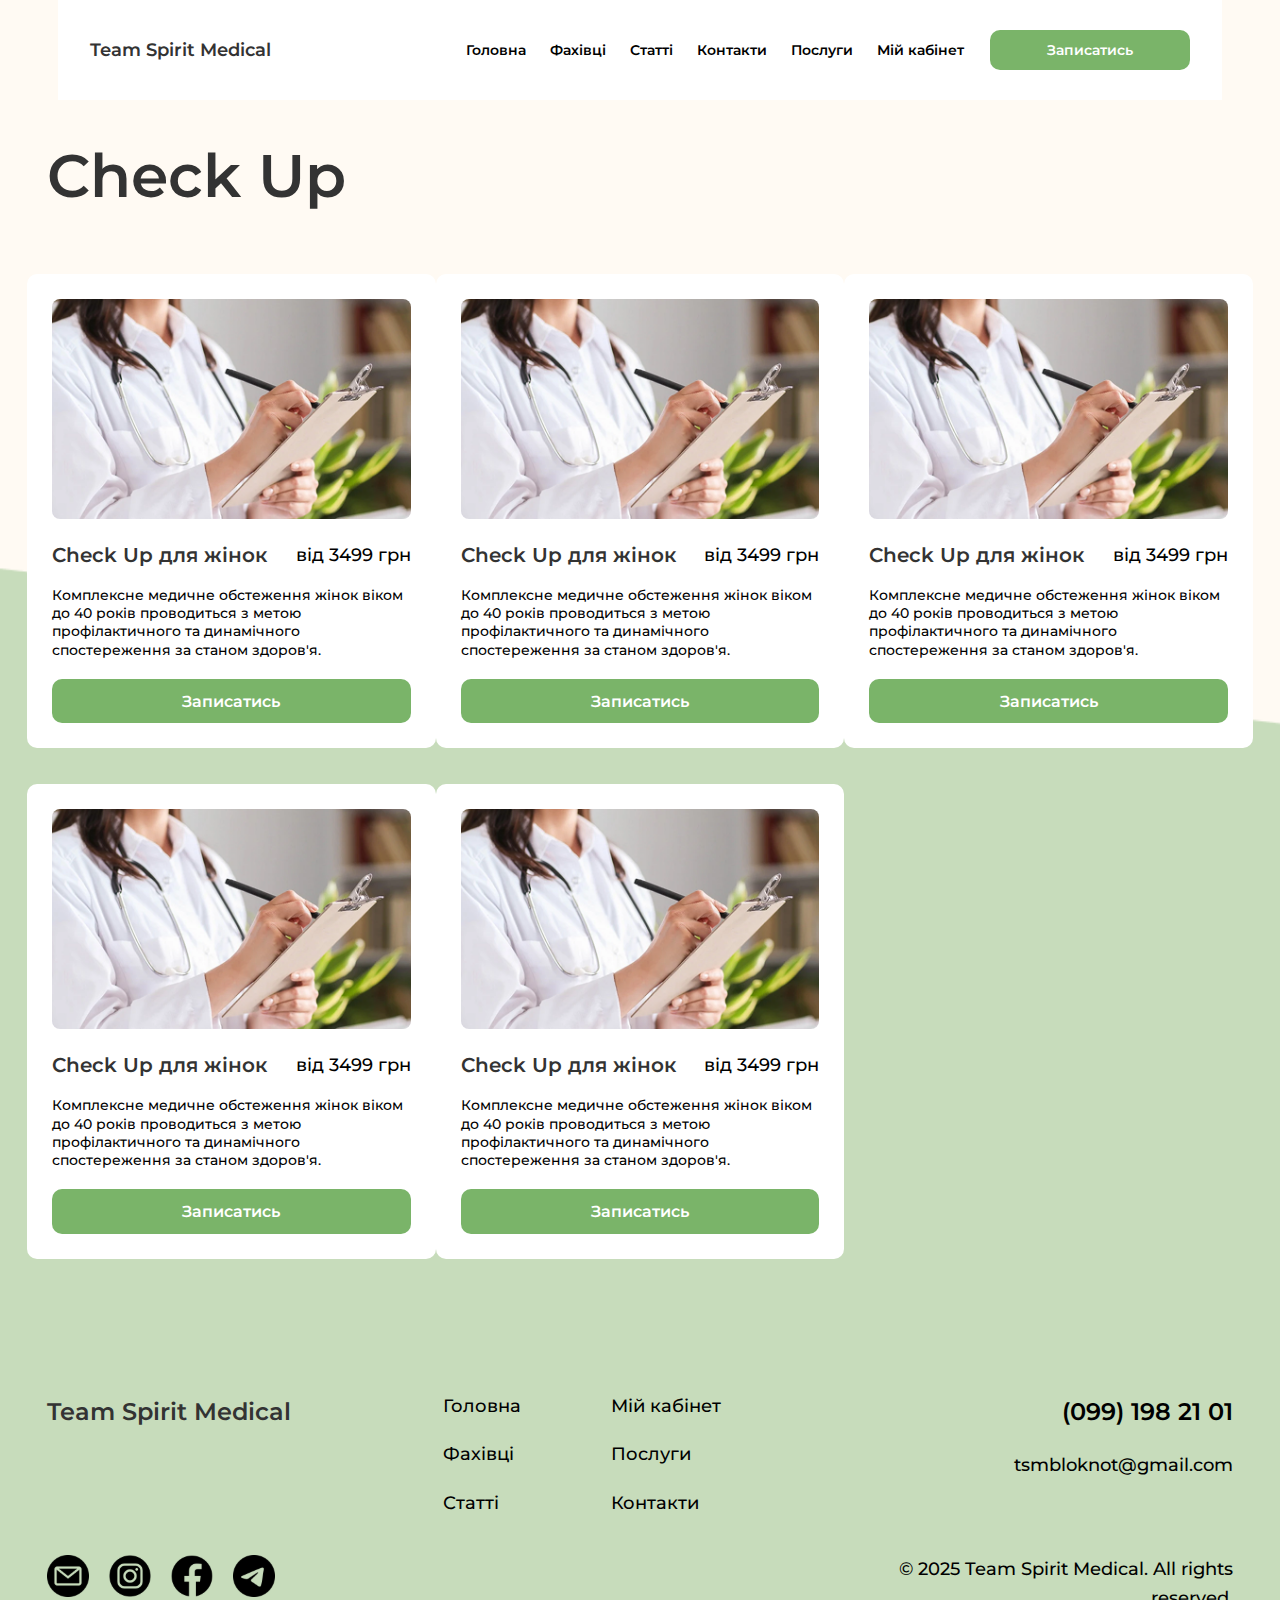
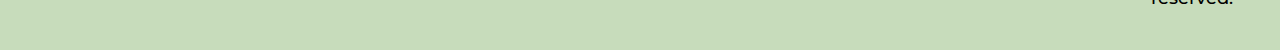
<file: pages/services5.1.html>
<!DOCTYPE html>
<html lang="uk">
<head>
    <meta charset="UTF-8">
    <meta name="viewport" content="width=device-width, initial-scale=1.0">
    <link rel="stylesheet" href="../css/styles.css">
    <link rel="stylesheet" href="../css/services.css">
    <link rel="stylesheet" href="../css/services5.1.css">
    <link rel="stylesheet" href="../css/header.css">
    <title>Наші послуги - Team Spirit Medical</title>
</head>
<body>
  <header class="header">
    <div class="logo">
      <h1>Team Spirit Medical</h1>
    </div>
    <nav class="nav">
      <button class="mobile-menu-toggle" aria-label="Відкрити меню">
        <svg width="24" height="24" viewBox="0 0 24 24" fill="none" xmlns="http://www.w3.org/2000/svg">
          <path d="M3 12H21" stroke="black" stroke-width="2" stroke-linecap="round" stroke-linejoin="round"/>
          <path d="M3 6H21" stroke="black" stroke-width="2" stroke-linecap="round" stroke-linejoin="round"/>
          <path d="M3 18H21" stroke="black" stroke-width="2" stroke-linecap="round" stroke-linejoin="round"/>
        </svg>
      </button>
      <ul class="nav-menu">  
        <li><a href="../index.html">Головна</a></li>
        <li><a href="../pages/sp.html">Фахівці</a></li>
        <li><a href="../pages/articles.html">Статті</a></li>
        <li><a href="../pages/contacts.html">Контакти</a></li>
        <li><a href="../pages/services.html">Послуги</a></li>
        <li><a href="../pages/mycabinet.html">Мій кабінет</a></li>
      </ul>
    </nav>
    <button class="btn-primary">Записатись</button>
  </header>

    <main>
        <h2>Check Up</h2>
        
        <div class="checkup-container">
          <div class="checkup-grid">
            <div class="checkup-card">
              <div class="checkup-image"></div>
              <div class="checkup-title">
                  <h3>Check Up для жінок</h3>
                  <span class="checkup-price">від 3499 грн</span>
              </div>
              <p class="checkup-description">
                  Комплексне медичне обстеження жінок віком до 40 років проводиться з метою профілактичного та динамічного спостереження за станом здоров'я.
              </p>
              <a href="../pages/services5.2.html"><button class="btn-primary-checkup">Записатись</button></a>
            </div>
            
            <div class="checkup-card">
              <div class="checkup-image"></div>
              <div class="checkup-title">
                  <h3>Check Up для жінок</h3>
                  <span class="checkup-price">від 3499 грн</span>
              </div>
              <p class="checkup-description">
                  Комплексне медичне обстеження жінок віком до 40 років проводиться з метою профілактичного та динамічного спостереження за станом здоров'я.
              </p>
              <a href="../pages/services5.2.html"><button class="btn-primary-checkup">Записатись</button></a>
            </div>
            
            <div class="checkup-card">
              <div class="checkup-image"></div>
              <div class="checkup-title">
                  <h3>Check Up для жінок</h3>
                  <span class="checkup-price">від 3499 грн</span>
              </div>
              <p class="checkup-description">
                  Комплексне медичне обстеження жінок віком до 40 років проводиться з метою профілактичного та динамічного спостереження за станом здоров'я.
              </p>
              <a href="../pages/services5.2.html"><button class="btn-primary-checkup">Записатись</button></a>
            </div>
            
            <div class="checkup-card">
              <div class="checkup-image"></div>
              <div class="checkup-title">
                  <h3>Check Up для жінок</h3>
                  <span class="checkup-price">від 3499 грн</span>
              </div>
              <p class="checkup-description">
                  Комплексне медичне обстеження жінок віком до 40 років проводиться з метою профілактичного та динамічного спостереження за станом здоров'я.
              </p>
              <a href="../pages/services5.2.html"><button class="btn-primary-checkup">Записатись</button></a>
            </div>
            
            <div class="checkup-card">
              <div class="checkup-image"></div>
              <div class="checkup-title">
                  <h3>Check Up для жінок</h3>
                  <span class="checkup-price">від 3499 грн</span>
              </div>
              <p class="checkup-description">
                  Комплексне медичне обстеження жінок віком до 40 років проводиться з метою профілактичного та динамічного спостереження за станом здоров'я.
              </p>
              <a href="../pages/services5.2.html"><button class="btn-primary-checkup">Записатись</button></a>
            </div>
          </div>
        </div>
      </main>

    <footer class="footer">
        <div class="footer-left">
          <h3>Team Spirit Medical</h3>
          <br>
          <div class="social-links">
            <a href="#"><img src="../images/email.svg" alt="Email"></a>
            <a href="#"><img src="../images/instagram.svg" alt="Instagram"></a>
            <a href="#"><img src="../images/facebook.svg" alt="Facebook"></a>
            <a href="#"><img src="../images/telegram.svg" alt="Telegram"></a>

          </div>
        </div>
        
        <div class="footer-center">
          <nav class="footer-nav">
            <ul>
              <li><a href="../index.html">Головна</a></li>
              <li><a href="../pages/sp.html">Фахівці</a></li>
              <li><a href="../pages/articles.html">Статті</a></li>
            </ul>
            <ul>
              <li><a href="../pages/mycabinet.html">Мій кабінет</a></li>
              <li><a href="../pages/services.html">Послуги</a></li>
              <li><a href="../pages/contacts.html">Контакти</a></li>
            </ul>
          </nav>
        </div>

        <div class="footer-right">
          <div class="contact-info">
            <a href="tel:+380991982101">(099) 198 21 01</a>
            <a href="mailto:tsmbloknot@gmail.com">tsmbloknot@gmail.com</a>
          </div>
          <p class="copyright">© 2025 Team Spirit Medical. All rights reserved.</p>
        </div>
      </footer>
      <script src="../script.js"></script>
</body>
</html>
</file>
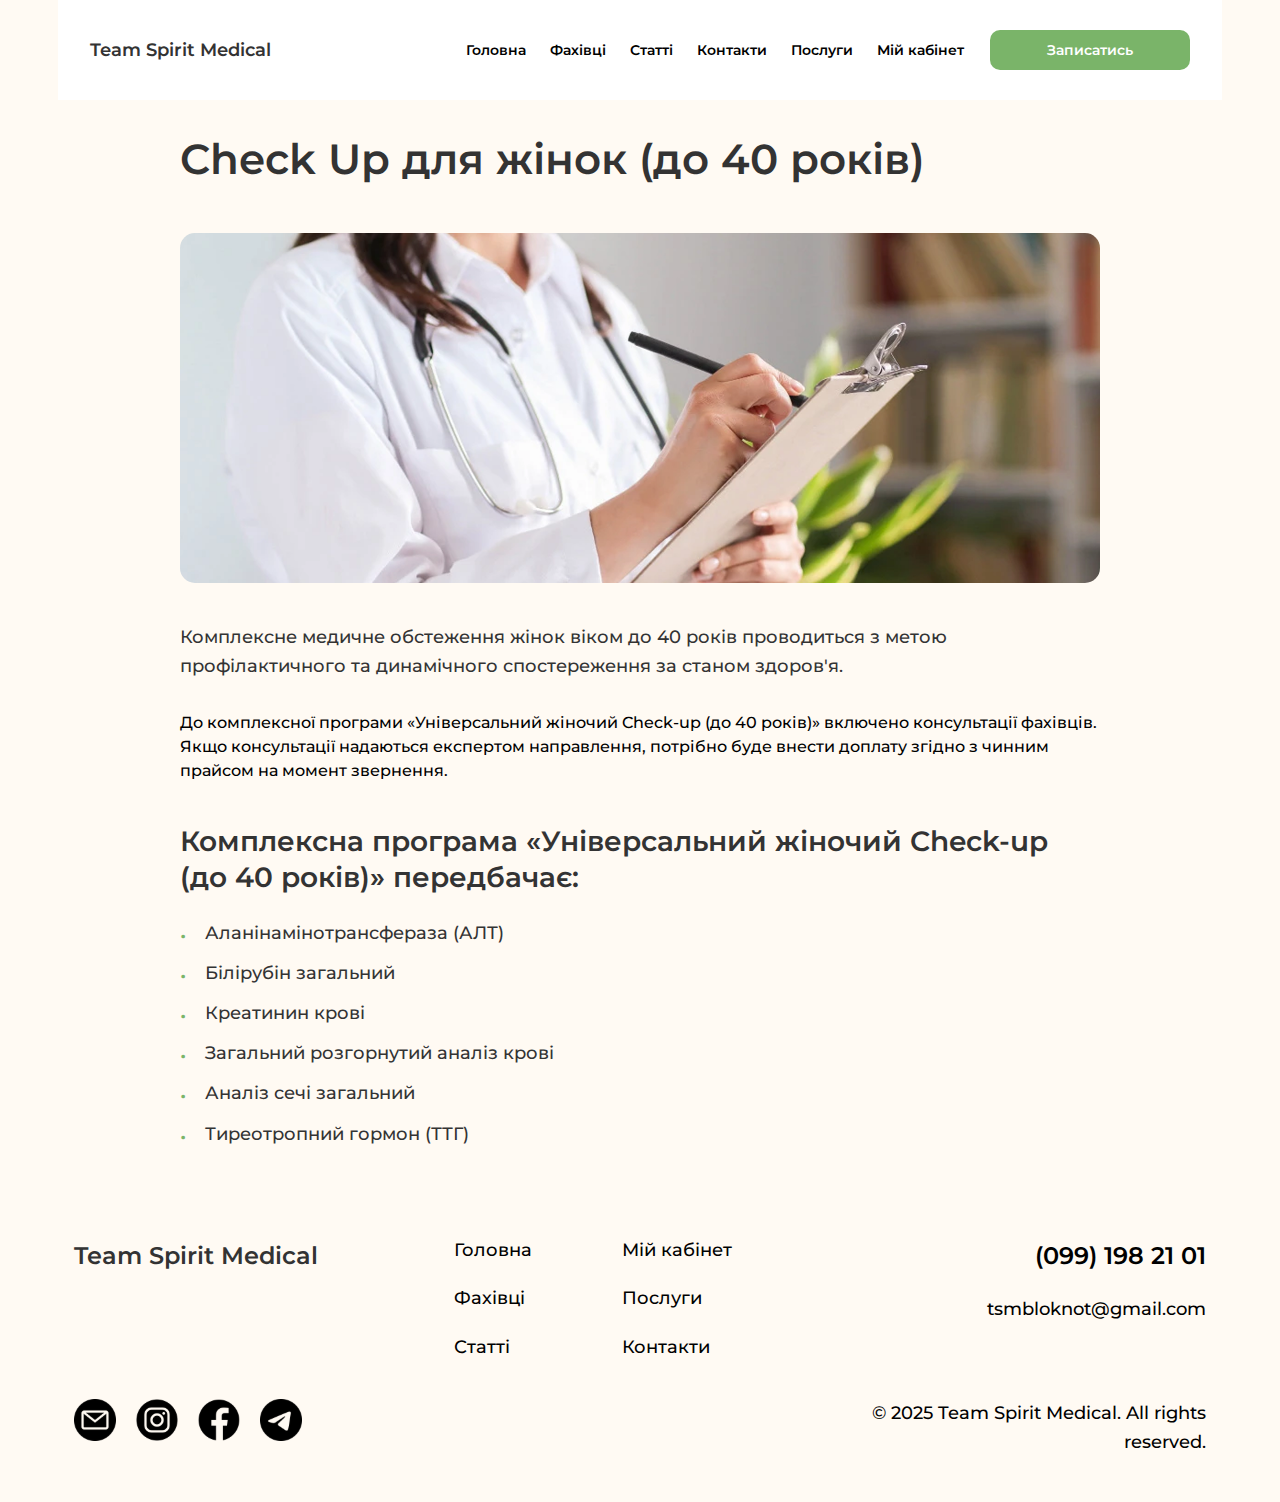
<file: pages/services5.2.html>
<!DOCTYPE html>
<html lang="uk">
<head>
    <meta charset="UTF-8">
    <meta name="viewport" content="width=device-width, initial-scale=1.0, maximum-scale=1.0, user-scalable=no">
    <meta name="description" content="Check Up для жінок (до 40 років) - Team Spirit Medical">
    <link rel="stylesheet" href="../css/services5.2.css">
    <link rel="stylesheet" href="../css/styles.css">
    <link rel="stylesheet" href="../css/header.css">
    <title>Check Up для жінок - Team Spirit Medical</title>
</head>
<body>
  <header class="header">
    <div class="logo">
        <h1>Team Spirit Medical</h1>
    </div>
    <nav class="nav">
        <button class="mobile-menu-toggle" aria-label="Відкрити меню">
          <svg width="24" height="24" viewBox="0 0 24 24" fill="none" xmlns="http://www.w3.org/2000/svg">
            <path d="M3 12H21" stroke="black" stroke-width="2" stroke-linecap="round" stroke-linejoin="round"/>
            <path d="M3 6H21" stroke="black" stroke-width="2" stroke-linecap="round" stroke-linejoin="round"/>
            <path d="M3 18H21" stroke="black" stroke-width="2" stroke-linecap="round" stroke-linejoin="round"/>
          </svg>
        </button>
        <ul class="nav-menu">
            <li><a href="../index.html">Головна</a></li>
            <li><a href="../pages/sp.html">Фахівці</a></li>
            <li><a href="../pages/articles.html">Статті</a></li>
            <li><a href="../pages/contacts.html">Контакти</a></li>
            <li><a href="../pages/services.html">Послуги</a></li>
            <li><a href="../pages/mycabinet.html">Мій кабінет</a></li>
        </ul>
    </nav>
    <button class="btn-primary">Записатись</button>
  </header>

  <main class="checkup-container">
    <h1 class="checkup-title">Check Up для жінок (до 40 років)</h1>
    
    <div class="checkup-image" role="img" aria-label="Ілюстрація Check Up для жінок"></div>
    
    <p class="checkup-description">
      Комплексне медичне обстеження жінок віком до 40 років проводиться з метою профілактичного та динамічного спостереження за станом здоров'я.
    </p>
    
    <p class="checkup-note">
      До комплексної програми «Універсальний жіночий Check-up (до 40 років)» включено консультації фахівців. Якщо консультації надаються експертом направлення, потрібно буде внести доплату згідно з чинним прайсом на момент звернення.
    </p>
    
    <h2 class="checkup-title2">Комплексна програма «Універсальний жіночий Check-up (до 40 років)» передбачає:</h2>
    
    <ul class="checkup-list">
      <li>Аланінамінотрансфераза (АЛТ)</li>
      <li>Білірубін загальний</li>
      <li>Креатинин крові</li>
      <li>Загальний розгорнутий аналіз крові</li>
      <li>Аналіз сечі загальний</li>
      <li>Тиреотропний гормон (ТТГ)</li>
    </ul>
  </main>

  <footer class="footer">
    <div class="footer-left">
      <h3>Team Spirit Medical</h3>
      <br>
      <div class="social-links">
        <a href="#"><img src="../images/email.svg" alt="Email"></a>
        <a href="#"><img src="../images/instagram.svg" alt="Instagram"></a>
        <a href="#"><img src="../images/facebook.svg" alt="Facebook"></a>
        <a href="#"><img src="../images/telegram.svg" alt="Telegram"></a>
      </div>
    </div>
    
    <div class="footer-center">
      <nav class="footer-nav">
        <ul>
          <li><a href="../index.html">Головна</a></li>
          <li><a href="../pages/sp.html">Фахівці</a></li>
          <li><a href="../pages/articles.html">Статті</a></li>
        </ul>
        <ul>
          <li><a href="../pages/mycabinet.html">Мій кабінет</a></li>
          <li><a href="../pages/services.html">Послуги</a></li>
          <li><a href="../pages/contacts.html">Контакти</a></li>
        </ul>
      </nav>
    </div>

    <div class="footer-right">
      <div class="contact-info">
        <a href="tel:+380991982101">(099) 198 21 01</a>
        <a href="mailto:tsmbloknot@gmail.com">tsmbloknot@gmail.com</a>
      </div>
      <p class="copyright">© 2025 Team Spirit Medical. All rights reserved.</p>
    </div>
  </footer>
  <script src="../script.js"></script>
</body>
</html>
</file>
<file: css/styles.css>
/* Импорт всех CSS файлов */
@import url('base.css');
@import url('header.css');
@import url('footer.css');
@import url('hero.css');
@import url('about.css');
@import url('stats.css');
@import url('reviews.css');
@import url('modals.css');
@import url('components.css');

/* Общие стили */
:root {
  --primary-color: #7AB469;
  --primary-hover: #659A5A;
  --text-color: #333;
  --light-text: #666;
  --background: #FFFAF3;
  --white: #FFFFFF;

  /* Основные настройки футера */
  --footer-title-size: 42px;               /* Размер заголовка в футере */
  --footer-title-margin-bottom: 22px;      /* Отступ от заголовка до иконок */
  --footer-left-column-width: 25%;         /* Ширина левой колонки футера */
  --footer-center-column-width: 30%;       /* Ширина центральной колонки футера */
  --footer-right-column-width: 35%;        /* Ширина правой колонки футера */
  
  /* Настройки иконок социальных сетей */
  --social-icons-size: 42px;               /* Размер иконок */
  --social-icons-gap: 10px;                /* Расстояние между иконками */
  
  /* Настройки расположения */
  --footer-padding-vertical: 10px;         /* Вертикальные отступы футера */
  --footer-padding-horizontal: 32px;       /* Горизонтальные отступы футера */
  
  /* Настройки изображения команды */
  --team-image-mobile-height: 200px;       /* Высота изображения команды на мобильных устройствах */
}

/* Сброс стилей */
* {
  box-sizing: border-box;
}

/* Основные стили */
body {
  font-family: 'Montserrat-Medium', sans-serif;
  color: var(--text-color);
  background-color: var(--background);
  line-height: 1.6;
  padding: 0;
  margin: 0;
  width: 100%;
  min-height: 100vh;
  box-sizing: border-box;
}

/* Контейнер */
.container {
  max-width: 1920px;
  margin: 0 auto;
  padding: 0 32px;
}

/* Медиа-запросы */
@media screen and (max-width: 1400px) {
  .container {
    padding: 0 24px;
  }
}

@media screen and (max-width: 768px) {
  .container {
    padding: 0 16px;
  }
}

.header {
  padding: 0px 32px;
  width: 100%;
  max-width: 1920px;
  height: 100px;
  margin: 0 auto;
  display: flex;
  align-items: center;
  background: white;
  justify-content: space-between;
  border-radius: 0;
  position: fixed;
  top: 0;
  left: 0;
  right: 0;
  z-index: 1000;
  box-sizing: border-box;
}

/* Стили для мобильного меню */
.mobile-menu-toggle {
  display: none;
  flex-direction: column;
  justify-content: space-between;
  width: 30px;
  height: 22px;
  cursor: pointer;
  z-index: 1001;
}

.mobile-menu-toggle span {
  width: 100%;
  height: 3px;
  background-color: #000;
  border-radius: 3px;
  transition: all 0.3s ease;
}

.nav ul {
  display: flex;
  gap: 2rem;
  list-style: none;
  font-family: 'Montserrat-SemiBold', sans-serif;
  font-size: 15px;
}

.nav ul li a {
  text-decoration: none;
  color: #000000;
  font-family: 'Montserrat-SemiBold';
  font-size: 25px; 
}

.nav ul li a:hover {
  color: #7AB469;
}

.btn-primary {
  background: #7AB469;
  color: white;
  padding: 0.9rem 1.9rem;
  border: none;
  border-radius: 10px;
  cursor: pointer;
  font-family: 'Montserrat-SemiBold';
  font-size: 25px;
  text-decoration: none;
  color: #ffffff;
  width: 334px;
}

.btn-primary:hover {
  background: #7AB469;
  color: rgb(30, 95, 62);
}

.hero {
  text-align: center;
  width: 100%;
  height: auto;
  margin: 0;
  padding-top: 120px;
  padding-bottom: 50px;
  box-sizing: border-box;
}

.stats {
  padding: 30px 20px;
  display: flex;
  justify-content: space-around;
  align-items: center;
  width: 100%;
  margin: 0;
  background-color: #ffffff;
  box-sizing: border-box;
}

.stat-item {
  width: 100%;
  text-align: center;
  margin-bottom: 0;
}

.about-header-block p{
  font-size: 20px;
  padding-bottom: 30px;
}

.stat-item h3 {
  font-size: 60px;
  margin-top: 0;
  margin-bottom: 5px;
  font-family: 'Montserrat-SemiBold';
}

.stat-item h3 a {
  color: #000;
  text-decoration: none;
}

.stat-item p {
  font-size: 16px;
  margin-top: 0;
  font-family: 'Montserrat-Medium';
}

.main-page {
  width: 100%;
  margin: 0;
  padding: 0;
  background-color: #FFFAF3;
  position: relative;
  box-sizing: border-box;
  min-height: 100vh;
}

@font-face {
  font-family: 'Montserrat-SemiBold';
  src: url('../fonts/Montserrat-SemiBold.ttf') format('truetype');
  font-weight: normal;
  font-style: normal;
}

@font-face {
  font-family: 'Montserrat-Medium';
  src: url('../fonts/Montserrat-Medium.ttf') format('truetype');
  font-weight: normal;
  font-style: normal;
}

h2 {
  font-size: 80px;
  font-family: 'Montserrat-SemiBold';
  text-align: left;
  margin-bottom: 0;
  margin-top: 40px;
}

.team-image {
  margin: 0 auto;
  width: 100%;
  height: auto;
  text-align: center;
}

.team-image img {
  display: block;
}

.footer {
  display: flex;
  justify-content: space-between;
  align-items: flex-start;
  padding: var(--footer-padding-vertical) var(--footer-padding-horizontal);
  width: 100%;
  margin: 48px auto 0 auto;
  border-radius: 10px;
}

.footer-left {
  width: var(--footer-left-column-width);
  display: flex;
  flex-direction: column;
}

.footer-center {
  width: var(--footer-center-column-width);
}

.footer-right {
  width: var(--footer-right-column-width);
  text-align: right;
}

.footer-left h3 {
  font-size: var(--footer-title-size);
  font-weight: 600;
  margin: 0 0 var(--footer-title-margin-bottom) 0;
}

.social-links {
  display: flex;
  gap: var(--social-icons-gap);
  padding-top: 76px;
}

.social-links img {
  width: var(--social-icons-size);
  height: var(--social-icons-size);
}

.footer-nav {
  display: flex;
  gap: 100px;
  margin-top: -17px;
  margin-bottom: 0;
}

.footer-nav ul {
  display: flex;
  flex-direction: column;
  list-style: none;
  gap: 10px;
}

.footer-nav ul li {
  margin-bottom: 10px;
}

.footer-nav ul li a {
  text-decoration: none;
  color: #000000;
  font-size: 18px;
  font-family: 'Montserrat-Medium';
  font-weight: normal;
}

.footer-nav ul li a:hover {
  color: #7AB469;
  text-decoration: none;
}

.contact-info {
  display: flex;
  flex-direction: column;
  gap: 20px;
  margin-bottom: 0;
}

.contact-info a {
  text-decoration: none;
  color: #000000;
  font-size: 18px;
  font-family: 'Montserrat-Medium';
}

.contact-info a[href^="tel:"] {
  text-decoration: none;
  color: #000000;
  font-size: 24px;
  font-family: 'Montserrat-SemiBold';
  font-weight: bold;
}

.copyright {
  color: #000000;
  font-size: 14px;
  margin-top: 20px;
  margin-bottom: 0;
  font-family: 'Montserrat-Medium';
}

.logo {
  font-size: 16px;
  width: 350px;
}

@media screen and (max-width: 2560px) and (min-width: 2221px) {
  .main-page {
    padding: 0 404px;
  }

  .stats {
    margin-top: 265px;
  }
}

/* Адаптивность для больших настольных экранов - В ДИАПАЗОНЕ от 769px до 2220px */
@media screen and (min-width: 769px) and (max-width: 2220px) {
  /* Стили из первого медиа-запроса */
  .about-us-text {
    font-size: 22px;
    color: #000000;
    text-align: left;
    max-width: 800px;
    font-family: 'Montserrat-Medium';
    max-width: 86%;
  }

  .copyright {
    font-size: 18px;
    margin-top: 75px;
  }
  
  .team-image {
    width: 100%;  
    height: 480px;
  }

  .nav ul li a {
    font-size: 18px;
    gap: 10px;
  }
  
  .logo {
    font-size: 10px;
    width: 212px;
  }

  .btn-primary {
    font-size: 16px;
    width: 267px;
    padding: 0.9rem 1.9rem;
  }

  .hero {
    height: 626px;
    padding-top: 55px;
  }

  .hero h2 {
    font-size: 60px;
  }

  /* Самая важная часть - стили для статистики */
  .stats {
    height: 228px;
    width: 100%;
    padding: 2rem;
    display: flex;
    justify-content: space-around;
    align-items: center;
    margin: 0 auto;
    background-color: #ffffff;
    text-align: center;
    grid-template-columns: none;
    grid-gap: 0;
    margin-top: 220px;
  }

  .stat-item {
    display: flex;
    flex-direction: column;
    justify-content: center;
    align-items: center;
    height: 100%;
    width: 100%;
    text-align: center;
    margin-bottom: 0;
  }

  .stat-item h3 {
    font-size: 64px;
    margin-top: 1.6rem;
    margin-bottom: 0;
  }

  .stat-item p {
    font-size: 24px;
    color: #000000;
  }

  h2 {
    font-size: 64px;
  }
  
  .header {
    width: calc(100% - 52px);
    height: 70px;
    padding: 10px 26px;
    top: 8px;
    left: 0;
    right: 0;
    border-radius: 10px;
  }
  
  .footer {
    padding: 32px 26px;
  }

  .footer-left h3 {
    font-size: 24px;
  }

  .footer-nav ul li a,
  .contact-info a {
    font-size: 18px;
  }

  html, body {
    padding: 8px 26px;
  }
  
  .team-image img {
    width: 100%;
  }
  
  .main-page {
    width: 100%;
    max-width: none;
    background-color: #FFFAF3;
  }

  /* Обновленная сетка для секции "О нас" */
  .about-us-grid {
    display: grid;
    grid-template-columns: 1fr 1fr;
    gap: 40px;
    position: relative;
    margin-bottom: 60px;
    min-height: 700px;
  }
  
  .about-us-content {
    width: 100%;
    max-width: 600px;
    padding-right: 20px;
  }
  
  /* Квадратный контейнер для изображения */
  .image-container {
    position: absolute;
    width: 800px;
    height: 759px;
    background-image: url(../images/team-image.png);
    background-size: cover;
    background-position: center;
    border-radius: 10px;
    right: 0;
    top: -87px;
}

.benefits-list {
  margin-bottom: 120px;
}

}


/* Адаптивность для небольших настольных экранов и планшетов в горизонтальной ориентации */
@media screen and (max-width: 1400px) {
  .header {
    width: calc(95% - 52px);
  }
  
  .logo h1 {
    font-size: 18px;
  }
  
  .nav ul {
    gap: 1.5rem;
  }
  
  .nav ul li a {
    font-size: 14px;
  }
  
  .btn-primary {
    font-size: 14px;
    width: 200px;
    padding: 0.7rem 1.5rem;
  }
  
  h2 {
    font-size: 48px;
  }
  
  .team-image {
    width: 100%;
    max-width: 1200px;
    height: 380px;
  }
  
  .stat-item h3 {
    font-size: 48px;
  }
  
  .stat-item p {
    font-size: 18px;
  }
  
  .stats {
    flex-wrap: wrap;
    height: auto;
    padding-bottom: 80px;
  }
  
  .stat-item {
    width: 30%;
    margin-bottom: 30px;
  }
  
  .footer {
    flex-direction: row;
    padding: 30px 20px;
  }
  
  .footer-nav {
    gap: 50px;
  }
  
  .social-links {
    gap: 20px;
  }
  
  html, body {
    padding: 8px 60px;
  }
}

/* Адаптивность для планшетов в вертикальной ориентации */
@media screen and (max-width: 1024px) {

  .hero h2 {
    text-align: left;
    font-size: 30px;
  }

  .header {
    width: calc(95% - 20px);
    padding: 10px 10px;
  }
  
  .logo h1 {
    font-size: 16px;
  }
  
  .btn-primary {
    font-size: 12px;
    width: 150px;
    padding: 0.6rem 1rem;
  }
  
  .hero {
    margin-top: 60px;
    height: auto;
  }
  
  h2 {
    font-size: 40px;
  }
  
  .team-image {
    height: 300px;
  }
  
  .stats {
    padding-bottom: 50px;
  }
  
  .stat-item {
    width: 45%;
  }
  
  .stat-item h3 {
    font-size: 40px;
  }
  
  .stat-item p {
    font-size: 13px;
    margin-top: 0.2rem;
  }
  
  .about-us-text {
    font-size: 16px;
  }

  .benefits-list {
    margin-bottom: 50px;
  }
  
  .benefits-list li {
    font-size: 16px;
  }
  
  .footer {
    flex-wrap: wrap;
  }
  
  .footer-left, .footer-center, .footer-right {
    width: 100%;
    margin-bottom: 30px;
    text-align: left;
  }
  
  .footer-nav {
    justify-content: center;
  }
  
  .social-links {
    justify-content: center;
  }
  
  .contact-info {
    align-items: center;
  }
  
  html, body {
    padding: 8px 30px;
  }
  
  .full-width-bg {
    padding-left: 30px;
    padding-right: 30px;
  }
}

/* Адаптивность для мобильных устройств */
@media screen and (max-width: 768px) {
  html,body {
    width: 100%;
    margin: 0;
    padding: 0;
  }

  .main-page {
    width: 100%;
    margin: 0;
    padding: 0;
  }

  .header {
    width: 100%;
    padding: 20px;
    border-radius: 0;
  }

  .stats {
    width: 100%;
    padding: 150px 30px 60px;
    display: grid;
    grid-template-columns: 1fr 1fr;
    grid-template-rows: 1fr 1fr;
    grid-gap: 20px;
    box-sizing: border-box;
    background-color: transparent;
  }

  body {
    padding: 0;
    background-color: #FFFBF6;
  }

  .team-image {
    height: 415px;
  }

  /* Скрываем последний элемент на мобильных устройствах */
  .stat-item:last-child {
    display: none;
  }
  
  .stat-item {
    width: 100%;
    text-align: left;
    margin-bottom: 0;
    display: flex;
    flex-direction: column;
    align-items: center;
  }
  
  .stat-item h3 {
    font-size: 40px;
    margin: 0;
    font-family: 'Montserrat-SemiBold';
  }
  
  .stat-item p {
    font-size: 14px;
    margin-top: 5px;
    font-family: 'Montserrat-Medium';
  }

  .about-us-grid {
    display: grid;
    grid-template-columns: 1fr;
    gap: 30px;
    margin-bottom: -200px;
  }
  
  .image-container {
    width: 100%;
    height: 300px;
    background-image: url('../images/team-image.png');
    background-size: cover;
    background-position: center;
    border-radius: 10px;
    margin-top: 82px;
  }

  .about-header-block p {
    font-size: 13px;
    padding-bottom: 30px;
  }

}

/* Адаптивность для маленьких мобильных устройств */
@media screen and (max-width: 480px) {
  body {
    padding: 5px 10px;
  }
  
  .header {
    top: 5px;
  }
  
  .logo h1 {
    font-size: 16px;
  }
  
  h2 {
    font-size: 24px;
  }
  
  .hero {
    margin-top: 70px;
  }
  
  .team-image {
    height: 415px;
  }
  
  .stat-item h3 {
    font-size: 50px;
  }
  
  .stat-item p {
    font-size: 12px;
    margin-top: 0rem;
}
  
  .about-header-block h2,
  .about-benefits-block h2 {
    font-size: 24px;
  }
  
  .about-description p{
    font-size: 24px;
  }
  
  .benefits-list li {
    font-size: 14px;
  }
  
  .about-right {
    height: 200px;
  }
  
  .reviews-page h1 {
    font-size: 24px;
  }
  
  .article-card {
    padding: 15px;
  }
  
  .article-card h2 {
    font-size: 18px;
  }
  
  .article-card p {
    font-size: 12px;
  }
  
  .footer-left h3 {
    font-size: 20px;
  }
  
  .footer-nav ul li a,
  .contact-info a {
    font-size: 14px;
  }
  
  .contact-info a[href^="tel:"] {
    font-size: 18px;
  }
}

/* Добавляем базовые анимации */
@keyframes fadeInUp {
  from {
    opacity: 0;
    transform: translateY(20px);
  }
  to {
    opacity: 1;
    transform: translateY(0);
  }
}

/* Анимация для заголовка */
.hero h2 {
  animation: fadeInUp 0.8s ease-out;
}

/* Анимации для статистики */
.stat-item {
  animation: fadeInUp 0.6s ease-out;
  animation-fill-mode: both;
}

/* Последовательное появление блоков статистики */
.stat-item:nth-child(1) { animation-delay: 0.1s; }
.stat-item:nth-child(2) { animation-delay: 0.2s; }
.stat-item:nth-child(3) { animation-delay: 0.3s; }
.stat-item:nth-child(4) { animation-delay: 0.4s; }
.stat-item:nth-child(5) { animation-delay: 0.5s; }

/* Эффект при наведении на цифры статистики */
.stat-item h3 {
  transition: color 0.3s ease;
}

.stat-item:hover h3 {
  color: #7AB469;
}

/* Исправление секции "Про нас" */
.full-width-bg {
  background-color: #FFFAF3; /* Правильный бежевый цвет фона */
  width: 100%;
  margin-left: calc(-50vw + 50%);
  margin-right: calc(-50vw + 50%);
  padding: 60px 0;
  box-sizing: border-box;
  position: relative;
}

/* Контейнер для содержимого с правильными отступами */
.about-us {
  max-width: 1200px;
  margin: 0 auto;
  padding: 0 40px;
}

/* Сетка с равными колонками */
.about-us-grid {
  display: grid;
  grid-template-columns: 1fr 1fr; /* Две равные колонки */
  gap: 40px;
  position: relative;
  margin-bottom: 60px;
}

/* Левая колонка с текстом */
.about-us-content {
  width: 100%;
  padding-right: 20px;
}

/* Заголовки с правильными отступами */
.about-us-content h2 {
  font-size: 64px;
  color: #000;
  margin-top: 0;
  margin-bottom: 20px;
}

/* Текст с правильным цветом и отступами */
.about-us-text {
  font-size: 18px;
  line-height: 1.6;
  color: #000;
  margin-bottom: 40px;
}

/* Заголовок "Чому ми?" */
.about-us-content h2:last-of-type {
  margin-top: 30px;
  margin-bottom: 20px;
}

/* Список преимуществ */
.benefits-list {
  padding-left: 30px;
}

.benefits-list li {
  margin-bottom: 15px;
  font-size: 18px;
  color: #000;
}

/* Правая колонка с изображением */
.about-right {
  display: none;
}

/* Само изображение */
.about-image {
  display: none;
}

/* Adjust container to full width since there's no image */
.about-container {
  display: block;
  width: 100%;
}

.about-left {
  width: 100%;
  padding-right: 0;
}

/* Блок отзывов */
.reviews-link {
  margin-top: 30px;
  margin-bottom: 30px;
}

.reviews-grid {
  background-color: white;
  border-radius: 10px;
  padding: 20px 30px;
  display: grid;
  grid-template-columns: 1fr auto;
  gap: 30px;
  align-items: center;
  max-width: 550px;
}

/* Стили для сетки отзывов - чтобы было по 3 в ряд */
.articles-grid {
  display: grid;
  grid-template-columns: repeat(3, 1fr);
  gap: 30px;
  margin-bottom: 50px;
}

/* Медиа-запросы для адаптивности сетки */
@media screen and (max-width: 1200px) {
  .articles-grid {
    grid-template-columns: repeat(2, 1fr);
  }
}

@media screen and (max-width: 768px) {

  .team-image img {
    height: 300px;
  }

  .articles-grid {
    grid-template-columns: 1fr;
  }
  
  .reviews-page h1 {
    font-size: 48px;
  }

  .article-card h2 {
    font-size: 17px;
  }
}

.reviews-header {
  display: flex;
  justify-content: space-between;
  align-items: center;
  margin-bottom: 50px;
}

.leave-review-btn {
  background: #7AB469;
  color: white;
  padding: 15px 30px;
  border: none;
  border-radius: 10px;
  cursor: pointer;
  font-family: 'Montserrat-SemiBold';
  font-size: 18px;
  transition: background-color 0.3s ease, transform 0.2s ease;
  width: 235px;
}

.leave-review-btn:hover {
  background: #689756;
  transform: translateY(-2px);
}

.reviews-page h1 {
  font-size: 64px;
  font-family: 'Montserrat-SemiBold';
  margin: 0;
}

/* Стиль для контейнера about-us */
.about-us {
  position: relative;
  padding: 60px 0;
  overflow: visible;
}

/* Исправление сетки */
.about-us-grid {
  display: grid;
  grid-template-columns: minmax(0, 1fr) minmax(0, 1fr);
  gap: 40px;
  align-items: start;
  max-width: 99%;
  position: relative;
}

/* Контент слева */
.about-us-content {
  width: 100%;
  max-width: 800px;
  height: fit-content;
  position: relative;
  z-index: 1;
}

/* Текст и заголовки */
.about-us-text {
  margin-top: 20px;
  margin-bottom: 0;
}

/* Заголовки в секции */
.about-us-content h2 {
  font-size: 64px;
  margin-bottom: 20px;
  margin-top: 0;
}

.about-us-content h2:first-child {
  margin-top: 0;
}

.about-us-content h2:last-of-type {
  margin-top: 40px;
  margin-bottom: 0;
}

/* Список преимуществ */
.benefits-list {
  list-style-type: disc;
  padding-left: 25px;
  margin-top: 10px;
}

.benefits-list li {
  margin-bottom: 1rem;
  font-size: 20px;
}

/* Изображение справа */
.image-container {
  position: absolute;
  width: 800px;
  height: 800px;
  background-image: url('../images/team-image.png');
  background-size: cover;
  background-position: center;
  border-radius: 10px;
  right: 0;
  top: -87px;
}

/* Блок с отзывами внизу */
.reviews-link {
  margin: 40px 0;
}

/* Адаптивность для разных экранов */
@media screen and (max-width: 1600px) {
  .image-container {
    height: 944px;
  }

  .about-us-grid {
    height: 600px;
  }
  
  .image-container {
    width: 500px;
  }
  
  .about-us-content h2 {
    font-size: 56px;
  }
  
  .about-us-text {
    font-size: 20px;
  }
  
  .benefits-list li {
    font-size: 20px;
  }
}

@media screen and (max-width: 1200px) {
  .about-us-grid {
    height: 550px;
  }
  
  .image-container {
    width: 450px;
  }
  
  .about-us-content h2 {
    font-size: 48px;
  }
  
  .about-us-text {
    font-size: 18px;
  }
  
  .benefits-list li {
    font-size: 18px;
  }
}



@media screen and (max-width: 992px) {
  .about-us-grid {
    grid-template-columns: 1fr;
    height: auto;
  }
  
  .about-us-content {
    max-width: 100%;
  }

  .image-container {
    position: relative;
    width: 100%;
    height: 400px;
    order: 2;
  }

  .about-us-content {
    order: 1;
  }
}

@media screen and (max-width: 768px) {

  .article-card p {
    font-size: 11px;
  }

  .about-us-grid {
    margin-bottom: -240px;
  }

  .about-us-content h2 {
    font-size: 40px;
  }
  
  .about-us-text {
    font-size: 16px;
  }
  
  .benefits-list li {
    font-size: 16px;
  }
  
  .image-container {
    height: 350px;
  }
}

@media screen and (max-width: 576px) {
  .about-us-content h2 {
    font-size: 32px;
  }
  
  .image-container {
    height: 300px;
  }
}

/* Улучшенный CSS для секции "Про нас" */
.about-section {
  width: 100%;
  background-color: #FFFAF3;
  padding: 80px 0;
}

.about-container {
  display: grid;
  grid-template-columns: 50% 50%; /* Две равные колонки */
  width: 100%; /* Растягиваем на всю ширину */
  max-width: none; /* Убираем ограничение по максимальной ширине */
  gap: 0; /* Убираем отступ между колонками */
}

/* Левая колонка с контентом */
.about-left {
  padding-right: 60px; /* Сохраняем отступ справа */
  padding-left: 0; /* Убираем отступ слева */
  display: flex;
  flex-direction: column;
  justify-content: space-between; /* Распределяем содержимое: контент - вверху, отзывы - внизу */
  height: 100%; /* Важно для работы space-between */
}

/* Стили для блока отзывов без теней */
.reviews-card {
  background-color: #ffffff;
  border-radius: 10px;
  padding: 20px 25px;
  display: flex;
  justify-content: space-between;
  align-items: center;
  box-shadow: none; /* Убираем тень */
}

.reviews-text h3 {
  font-size: 28px;
  margin: 0 0 5px 0;
  font-family: 'Montserrat-SemiBold', sans-serif;
  color: #000;
}

.reviews-text p {
    font-size: 16px;
  margin: 0;
  font-family: 'Montserrat-Medium', sans-serif;
  color: #333;
}

.reviews-arrow a {
  display: flex;
  align-items: center;
  justify-content: center;
  width: 50px;
  height: 50px;
  background-color: #7AB469;
  border-radius: 50%;
  transition: none; /* Убираем анимации */
}

.reviews-arrow img {
  width: 24px;
  height: 24px;
}

.reviews-arrow a:hover {
  transform: none; /* Убираем эффект при наведении */
}

/* Адаптивность */
@media screen and (max-width: 1024px) {
    .about-container {
        grid-template-columns: 1fr;
        gap: 40px;
    }
    
    .about-image {
        padding-bottom: 75%;
    }
    
    .about-header-block h2,
    .about-benefits-block h2 {
        font-size: 48px;
    }
    
    .reviews-text h3 {
        font-size: 28px;
  }
}

@media screen and (max-width: 768px) {
    .about-header-block h2,
    .about-benefits-block h2 {
        font-size: 36px;
    }
    
    .reviews-card {
        padding: 15px 20px;
    }
    
    .reviews-text h3 {
        font-size: 24px;
    }
    
    .reviews-text p {
        font-size: 16px;
    }
}
/* Восстанавливаем стили для основных отзывов (карточки Іван Іванович) */
.article-card {
  background-color: #fff;
  border-radius: 10px;
  padding: 30px;
  transition: transform 0.3s ease;
  position: relative;
  min-height: 200px;
  box-shadow: none; /* Убираем тень */
  margin-bottom: 20px;
}

.article-card:hover {
  transform: translateY(-5px);
}

.article-card-header {
  display: flex;
  justify-content: space-between;
  align-items: center;
  margin-bottom: 15px;
}

.article-card h2 {
  margin: 0;
  font-family: 'Montserrat-SemiBold';
  text-align: left;
}

.review-date {
  color: #666;
  font-size: 12px;
  margin: 0;
  font-family: 'Montserrat-Medium';
}

.article-card p {
  line-height: 1.2;
  color: #333;
  margin-bottom: 50px;
  padding-right: 20px;
  font-family: 'Montserrat-Medium';
}

.article-author {
  display: flex;
  justify-content: space-between;
  align-items: center;
  margin-top: auto;
}

/* Обновляем стиль кружка со стрелкой для всех стрелок на сайте */
.arrow-circle, 
.reviews-arrow a,
.article-link .arrow-circle {
  width: 50px;
  height: 50px;
  background-color: #7AB469;
  border-radius: 50%;
  display: flex;
  align-items: center;
  justify-content: center;
  color: white;
  transition: background-color 0.3s ease, transform 0.3s ease;
}

/* Позиционирование для стрелок в карточках */
.article-card .arrow-circle {
  position: absolute;
  right: 30px;
  bottom: 30px;
}

/* Поворачиваем стрелку на 45 градусов (вправо-вниз) */
.arrow-circle svg,
.reviews-arrow svg,
.article-link svg {
  width: 30px;
  height: 30px;
  transform: rotate(45deg); /* Поворот на 45 градусов */
}

/* Добавляем hover-эффект для всех стрелок */
.arrow-circle:hover,
.reviews-arrow a:hover,
.article-link .arrow-circle:hover {
  background-color: #689756;
  transform: translateX(3px);
}

/* Отдельные стили для блока превью отзывов */
.reviews-preview-block .reviews-card {
  background-color: #ffffff;
  border-radius: 10px;
  padding: 20px 25px;
  display: flex;
  justify-content: space-between;
  align-items: center;
  box-shadow: none;
}

/* Создаем отдельный класс для блока превью отзывов в секции "О нас" */
.about-preview-reviews {
  margin-top: auto; /* Отправляем в конец flex-контейнера */
  margin-bottom: 40px; /* Отступ снизу */
}

/* Сохраняем стили для приватного блока без теней */
.about-preview-reviews .reviews-card {
  background-color: #ffffff;
  border-radius: 10px;
  padding: 20px 25px;
  display: flex;
  justify-content: space-between;
  align-items: center;
  box-shadow: none;
}

/* Убираем синий фон и корректируем отступы заголовка "Про нас" */
.about-section h2,
.about-header-block h2:first-child {
  margin-top: 0;
  padding-top: 0; /* Убираем верхний отступ */
  background-color: transparent; /* Убираем синий фон */
  padding-left: 0; /* Убираем левый отступ */
  padding-bottom: 10px; /* Сохраняем небольшой отступ снизу */
  border-radius: 0; /* Убираем скругление углов */
}

/* Убираем переопределения на маленьких экранах */
@media screen and (max-width: 768px) {
  .about-section h2,
  .about-header-block h2:first-child {
    padding-top: 0;
    padding-left: 0;
  }
}

/* Базовые настройки для плавного скролла */
html {
  scroll-behavior: smooth;
  scroll-padding-top: 120px;
}

/* Стили для ссылок в статистике */
.stat-item h3 a {
  text-decoration: none;
  color: inherit;
  transition: color 0.3s ease, transform 0.3s ease;
  cursor: pointer;
  display: inline-block;
}

.stat-item h3 a:hover {
  color: #7AB469;
  transform: translateY(-5px);
}

/* Підсвічування цільового елемента після переходу по якорю */
.about-header-block:target,
.about-benefits-block:target,
.reviews-preview-block:target,
.reviews-page:target {
  animation: highlight 2s ease;
}

/* Стиль для цифр статистики при клике */
.stat-item h3 a:active {
  color: #7AB469;
  transform: scale(1.2);
}

/* Стилі для модального вікна відгуків */
.review-modal {
    display: none;
    position: fixed;
    top: 0;
    left: 0;
    width: 100%;
    height: 100%;
    background-color: rgba(0, 0, 0, 0.5);
    z-index: 1000;
    justify-content: center;
    align-items: center;
}

.review-modal.active {
    display: flex;
}

.modal-content {
    background-color: white;
    border-radius: 12px;
    width: calc(100% - 40px);
    max-width: 500px;
    padding: 30px;
    box-shadow: 0 4px 20px rgba(0, 0, 0, 0.1);
    margin: 20px;
    position: relative;
}

#reviewForm {
    width: 100%;
    box-sizing: border-box;
}

#reviewForm input, 
#reviewForm textarea {
    width: 100%;
    box-sizing: border-box;
}

.modal-header {
    display: flex;
    justify-content: space-between;
    align-items: center;
    margin-bottom: 30px;
}

.header-content {
    display: flex;
    align-items: center;
    gap: 15px;
}

.review-icon {
    width: 30px;
    height: 30px;
}

.modal-header h2 {
    font-size: 24px;
    font-weight: 600;
    text-align: left;
    margin: 0;
}

.close-btn {
    background: transparent;
    border: none;
    cursor: pointer;
    padding: 5px;
}

/* Стилі форми */
.form-group {
    margin-bottom: 20px;
    position: relative;
}

#reviewForm input, 
#reviewForm textarea {
    width: 100%;
    padding: 15px;
    border: 1px solid #f0f0f0;
    border-radius: 8px;
    background-color: #f9f9f9;
    font-size: 16px;
}

#reviewForm input:focus, 
#reviewForm textarea:focus {
    outline: none;
    border-color: #7AB469;
    background-color: #fff;
}

#reviewForm input.error, 
#reviewForm textarea.error {
    border-color: #e74c3c;
}

.error-message {
    color: #e74c3c;
    font-size: 14px;
    margin-top: 5px;
    font-weight: 500;
  }

#reviewForm textarea {
    resize: vertical;
    min-height: 120px;
}

.submit-btn {
  width: 100%;
    padding: 15px;
    background-color: #7AB469;
    color: white;
    border: none;
    border-radius: 8px;
    cursor: pointer;
    font-size: 18px;
    font-weight: 500;
    transition: background-color 0.3s;
    position: relative;
    font-family: 'Montserrat-SemiBold';
}

.submit-btn:hover {
    background-color: #659A5A;
}

.submit-btn:disabled {
    background-color: #a9d49c;
    cursor: not-allowed;
}

/* Індикатор завантаження */
.loading-spinner {
    display: inline-block;
    width: 20px;
    height: 20px;
    border: 3px solid rgba(255, 255, 255, 0.3);
    border-radius: 50%;
    border-top-color: #fff;
    animation: spin 1s ease-in-out infinite;
    margin-right: 10px;
    vertical-align: middle;
}

@keyframes spin {
    to {
        transform: rotate(360deg);
    }
}

/* Повідомлення про статус */
.status-success, .status-error {
    padding: 12px;
    border-radius: 8px;
    margin-bottom: 15px;
    font-weight: 500;
    text-align: center;
}

.status-success {
    background-color: #d4edda;
    color: #155724;
    border: 1px solid #c3e6cb;
}

.status-error {
    background-color: #f8d7da;
    color: #721c24;
    border: 1px solid #f5c6cb;
}

/* Стили для модального окна записи к врачу */
.appointment-modal {
    display: none;
    position: fixed;
    top: 0;
    left: 0;
    width: 100%;
    height: 100%;
    background-color: rgba(0, 0, 0, 0.5);
    z-index: 1000;
    justify-content: center;
    align-items: center;
}

.appointment-modal.active {
    display: flex;
}

.appointment-modal .modal-content {
    background-color: white;
    border-radius: 12px;
    width: 90%;
    max-width: 500px;
    padding: 30px;
    box-shadow: 0 4px 20px rgba(0, 0, 0, 0.1);
}

.appointment-modal .modal-header {
    display: flex;
    justify-content: space-between;
    align-items: center;
    margin-bottom: 30px;
}

.appointment-modal .header-content {
    display: flex;
    align-items: center;
    gap: 15px;
}

.doctor-icon {
    width: 30px;
    height: 30px;
}

.appointment-modal .modal-header h2 {
    font-size: 24px;
    font-weight: 600;
    text-align: left;
    margin: 0;
}

.appointment-modal .close-btn {
    background: transparent;
    border: none;
    cursor: pointer;
    padding: 5px;
}

/* Стили формы */
.appointment-modal .form-group {
    margin-bottom: 20px;
    position: relative;
}

#appointmentForm input {
    width: 100%;
    padding: 15px;
    border: 1px solid #f0f0f0;
    border-radius: 8px;
    background-color: #f9f9f9;
    font-size: 16px;
}

#appointmentForm input:focus {
    outline: none;
    border-color: #7AB469;
    background-color: #fff;
}

#appointmentForm input.error {
    border-color: #e74c3c;
}

/* Стили для кастомного выпадающего списка */
.select-wrapper {
    position: relative;
}

.custom-select {
    position: relative;
    width: 100%;
}

.select-selected {
    width: 100%;
    padding: 15px;
    border: 1px solid #f0f0f0;
    border-radius: 8px;
    background-color: #f9f9f9;
    font-size: 16px;
    cursor: pointer;
    display: flex;
    justify-content: space-between;
    align-items: center;
}

.select-selected:after {
    content: "";
    width: 12px;
    height: 12px;
    border-right: 2px solid #555;
    border-bottom: 2px solid #555;
    transform: rotate(45deg);
    margin-right: 10px;
}

.select-selected.active:after {
    transform: rotate(-135deg);
}

.select-items {
    position: absolute;
    top: 100%;
    left: 0;
    right: 0;
    z-index: 99;
    background-color: #fff;
    border: 1px solid #f0f0f0;
    border-radius: 0 0 8px 8px;
    max-height: 200px;
    overflow-y: auto;
}

.select-item {
    padding: 12px 15px;
    cursor: pointer;
}

.select-item:hover {
    background-color: #f9f9f9;
}

.select-item.selected {
    background-color: #e9f5e9;
}

.select-hide {
    display: none;
}

.submit-btn {
    width: 100%;
    padding: 15px;
    background-color: #7AB469;
    color: white;
    border: none;
    border-radius: 8px;
    cursor: pointer;
    font-size: 18px;
    font-weight: 500;
    transition: background-color 0.3s;
    position: relative;
    font-family: 'Montserrat-SemiBold';
}

.submit-btn:hover {
    background-color: #659A5A;
}

/* Стилі для мобільних пристроїв */
@media screen and (max-width: 768px) {
    .modal-content {
        width: calc(100% - 30px);
        padding: 20px;
        margin: 15px;
    }
}

@media screen and (max-width: 1280px) {
  .about-image {
    height: 109%;
  }
}
.team-image img {
  width: 100%;
}

html, body {
  padding: 8px 27px;
  width: 100%;
  margin: 0;
}

.hero {
  height: 480px;
  margin-top: -20px;
}

  .stats {
      flex-wrap: nowrap;
      height: auto;
      padding-bottom: 0px;
      border-radius: 15px;
  }
}

.statistics-container {
  display: flex;
  flex-wrap: wrap;
  justify-content: center;
  gap: 30px;
  padding: 20px;
}

.statistic-item {
  display: flex;
  flex-direction: column;
  align-items: center;
}

.statistic-number {
  font-size: 48px;
  font-weight: bold;
  margin-bottom: 10px;
}

.statistic-text {
  font-size: 18px;
  color: #333;
}

/* Адаптив для планшетов */
@media screen and (max-width: 1024px) {
  .statistics-container {
    gap: 20px; /* Уменьшаем отступы между элементами */
  }

  .statistic-item {
    flex: 0 1 auto; /* Убираем автоматическое растягивание */
    min-width: 150px; /* Минимальная ширина элемента */
  }

  .statistic-number {
    font-size: 36px; /* Уменьшаем размер цифр */
  }

  .statistic-text {
    font-size: 14px; /* Уменьшаем размер текста */
  }
}
</file>
<file: css/header.css>
.header {
  padding: 0 32px;
  width: calc(100% - 64px);
  height: 100px;
  margin: 0 auto;
  display: flex;
  align-items: center;
  background: white;
  justify-content: space-between;
  border-radius: 0;
  position: fixed;
  top: 0;
  left: 0;
  right: 0;
  z-index: 1000;
  box-sizing: border-box;
}

.logo {
  font-size: 16px;
  width: 350px;
}

.logo h1 {
  font-size: 24px;
  font-family: 'Montserrat-SemiBold';
  margin: 0;
}

.nav {
  display: flex;
  align-items: center;
  position: relative;
}

.nav-menu {
  display: flex;
  gap: 2rem;
  list-style: none;
  margin: 0;
  padding: 0;
}

.nav-menu li a {
  text-decoration: none;
  color: #000000;
  font-family: 'Montserrat-SemiBold';
  font-size: 16px;
  transition: color 0.3s ease;
}

.nav-menu li a:hover {
  color: #7AB469;
}

.btn-primary {
  background: #7AB469;
  color: white;
  padding: 0.9rem 1.9rem;
  border: none;
  border-radius: 10px;
  cursor: pointer;
  font-family: 'Montserrat-SemiBold';
  font-size: 16px;
  text-decoration: none;
  color: #ffffff;
  width: 267px;
  transition: background-color 0.3s ease;
}

.btn-primary:hover {
  background: #659A5A;
}

@keyframes slideIn {
  0% {
    transform: translateX(100%);
    opacity: 0;
  }
  100% {
    transform: translateX(0);
    opacity: 1;
  }
}

@keyframes slideOut {
  0% {
    transform: translateX(0);
    opacity: 1;
  }
  100% {
    transform: translateX(100%);
    opacity: 0;
  }
}

@keyframes fadeInUp {
  0% {
    opacity: 0;
    transform: translateY(20px);
  }
  100% {
    opacity: 1;
    transform: translateY(0);
  }
}

/* Мобильное меню */
.mobile-menu-toggle {
  display: none;
  align-items: center;
  justify-content: center;
  width: 40px;
  height: 40px;
  background: transparent;
  border: none;
  cursor: pointer;
  padding: 8px;
  z-index: 1001;
  margin-right: 335px;
  transition: transform 0.3s ease;
}

.mobile-menu-toggle.active {
  transform: rotate(90deg);
}

.mobile-menu-toggle svg {
  width: 24px;
  height: 24px;
}

.mobile-menu-toggle svg path {
  transition: stroke 0.3s ease;
}

.mobile-menu-toggle.active svg path {
  stroke: #7AB469;
}

/* Медиа-запросы для шапки */
@media screen and (max-width: 1400px) {
  .header {
    width: calc(95% - 52px);
  }
  
  .logo h1 {
    font-size: 18px;
  }
  
  .nav-menu {
    gap: 1.5rem;
  }
  
  .nav-menu li a {
    font-size: 14px;
  }
  
  .btn-primary {
    font-size: 14px;
    width: 200px;
    padding: 0.7rem 1.5rem;
  }
}

@media screen and (max-width: 1024px) {
  .header {
    padding: 10px 20px;
    width: 100%;
    background: rgba(255, 255, 255, 0.98);
    backdrop-filter: blur(8px);
  }

  .nav {
    order: 2;
  }

  .mobile-menu-toggle {
    display: flex;
  }

  .nav-menu {
    position: fixed;
    top: 80px;
    right: 0;
    width: 300px;
    height: auto;
    background: rgba(255, 255, 255, 0.98);
    backdrop-filter: blur(8px);
    padding: 20px;
    flex-direction: column;
    gap: 1rem;
    box-shadow: -2px 2px 10px rgba(0, 0, 0, 0.1);
    transform: translateX(100%);
    transition: transform 0.3s ease-in-out;
    display: flex;
    opacity: 0;
    z-index: 1000;
  }

  .nav-menu.active {
    transform: translateX(0);
    opacity: 1;
    animation: slideIn 0.3s forwards;
  }

  .nav-menu:not(.active) {
    animation: slideOut 0.3s forwards;
  }

  .nav-menu li {
    opacity: 0;
    transform: translateY(20px);
  }

  .nav-menu.active li {
    animation: fadeInUp 0.5s forwards;
  }

  .nav-menu.active li:nth-child(1) { animation-delay: 0.1s; }
  .nav-menu.active li:nth-child(2) { animation-delay: 0.2s; }
  .nav-menu.active li:nth-child(3) { animation-delay: 0.3s; }
  .nav-menu.active li:nth-child(4) { animation-delay: 0.4s; }
  .nav-menu.active li:nth-child(5) { animation-delay: 0.5s; }
  .nav-menu.active li:nth-child(6) { animation-delay: 0.6s; }

  .nav-menu li a {
    display: block;
    padding: 15px 0;
    font-size: 18px;
    color: #000;
    text-decoration: none;
    transition: color 0.3s ease, transform 0.3s ease;
  }

  .nav-menu li a:hover {
    color: #7AB469;
    transform: translateX(10px);
  }

  .btn-primary {
    order: 3;
    font-size: 14px;
    padding: 8px 16px;
    width: auto;
  }
}

/* Медиа-запросы для очень маленьких экранов */
@media screen and (max-width: 480px) {
  .mobile-menu-toggle {
    margin-right: 20px;
  }

  .header {
    padding: 10px;
  }

  .logo h1 {
    font-size: 16px;
  }

  .btn-primary {
    font-size: 12px;
    padding: 6px 12px;
  }
}

/* Добавляем оверлей с размытием */
.blur-overlay {
  display: none;
  position: fixed;
  top: 80px;
  left: 0;
  right: 0;
  bottom: 0;
  backdrop-filter: blur(8px);
  background: rgba(255, 255, 255, 0.1);
  opacity: 0;
  transition: opacity 0.3s ease;
  z-index: 999;
}

.blur-overlay.active {
  display: block;
  opacity: 1;
}
</file>
<file: css/articles.css>
body {
    background-image: url('../images/bg-articles1.png');
    background-position: center;
    background-repeat: no-repeat;
    background-size: cover;
    padding: 50px 0px;
    font-family: 'Montserrat', sans-serif;
}

.header {
    font-family: 'Montserrat-SemiBold', sans-serif;
}

.content-wrapper {
    width: 100%; 
    height: 100%; 
    margin: 0 auto;
    display: grid;  
    grid-template-columns: 1fr 1fr;
    gap: 2rem;
    align-items: center;
    opacity: 0;
    animation: fadeIn 1.2s ease-out forwards;
}

@keyframes fadeIn {
    from {
        opacity: 0;
        transform: translateY(20px);
    }
    to {
        opacity: 1;
        transform: translateY(0);
    }
}

.team-photo {
    margin-top: 100px;
    width: 1200px; 
    height: 1000px; 
    background-image: url('../images/team-image.png'); 
    background-size: cover; 
    background-position: center;
}

.text-content {
    margin-left: 170px;
    width: 100%;
    height: 1250px;
    opacity: 0;
    animation: fadeInLeft 1.2s ease-out 0.3s forwards;
    margin-left: -40px;
}


@keyframes fadeInLeft {
    from {
        opacity: 0;
        transform: translateX(-20px);
    }
    to {
        opacity: 1;
        transform: translateX(0);
    }
}

.about-title {
    font-size: 80px;
    margin-bottom: 1.5rem;
}

.description {
    line-height: 1.6;
    margin-bottom: 2rem;
    width: 70%;
    font-size: 20px;
}

.benefits-list li {
    margin-bottom: 1rem;
    font-size: 30px;
}

.reviews-section {
    margin-top: 30px;
    background: #ffffff;
    padding: 20px;
    border-radius: 8px;
    align-items: center;
    height: 120px;
    width: 70%;
    opacity: 0;
    animation: fadeInUp 1.2s ease-out 0.6s forwards;
}

@keyframes fadeInUp {
    from {
        opacity: 0;
        transform: translateY(20px);
    }
    to {
        opacity: 1;
        transform: translateY(0);
    }
}

.reviews-section h2 {
    font-size: 40px;
    color: #000000;
    margin-bottom: 10px;
    margin-top: 13px;
}

h2 {
    font-size: 80px;
}

.reviews-link {
    color: #000000;
    text-decoration: none;
    font-size: 20px;
}

.team-photo {
    width: 875px;
    height: 875px;
    border-radius: 8px;
    margin-bottom: 196px;
    opacity: 0;
    animation: fadeInRight 1.2s ease-out 0.3s forwards;
}

@keyframes fadeInRight {
    from {
        opacity: 0;
        transform: translateX(20px);
    }
    to {
        opacity: 1;
        transform: translateX(0);
    }
}

.arrow-icon {
    float: right;
    margin-top: -47px;
    width: 65px;
    height: 80px;
}

@media screen and (max-width: 2560px) {
    .articles-page {
        padding: 0 404px;
    }
}

@media (max-width: 2200px) {

    .articles-page {
        padding: 0px 0px;
    }

    .text-content {
        margin-left: 60px;
        width: 100%;
        height: 1250px;
    }
    

    h2 {
        font-size: 70px;
        margin-top: -25px;
    }

    .team-photo {
        width: 800px;
        height: 800px;
        margin-top: -175px;
    }

    .content-wrapper {
        width: 100%;
        height: 100%;
    }

    .reviews-section {
        width: 70%;
    }

    .about-title {
        margin-top: 35px;
    }

    .description {
        font-size: 18px;
        width: 90%;
    }

    .benefits-list li {
        font-size: 25px;
    }

    .reviews-section {
        width: 80%;
    }
    
    .arrow-icon {
        margin-top: -35px;
        width: 50px;
        height: 50px;
    }
}


.articles-page h1 {
    font-size: 64px;
    margin-bottom: 50px;
    font-family: 'Montserrat', sans-serif;
    font-weight: 600;
}

.articles-grid {
    display: grid;
    grid-template-columns: repeat(3, 1fr);
    gap: 30px;
    margin-bottom: 50px;
    perspective: 1000px;
}

.article-card {
    background-color: #fff;
    border-radius: 10px;
    padding: 50px;
    transform: translateY(0);
    box-shadow: 0 4px 10px rgba(0, 0, 0, 0.05);
    transition: transform 0.3s ease, box-shadow 0.3s ease;
    position: relative;
    top: 0;
}

.article-card:hover {
    transform: translateY(-15px);
    box-shadow: 0 15px 30px rgba(122, 180, 105, 0.15);
}

.article-card:active {
    transform: translateY(-15px);
}

.article-card:hover .arrow-circle {
    transform: translateY(-5px);
    background-color: #689756;
}

.article-card h2 {
    font-size: 35px;
    margin-bottom: 30px;
    font-family: 'Montserrat', sans-serif;
    font-weight: 600;
}

.article-card p {
    font-size: 16px;
    line-height: 1.2;
    color: #000000;
    margin-bottom: 30px;
    font-family: 'Montserrat', sans-serif;
    font-weight: 500;
    max-width: 85%;
    white-space: normal;
    overflow: hidden;
    text-overflow: ellipsis;
}

.article-author {
    display: flex;
    justify-content: space-between;
    align-items: center;
    margin-top: auto;
}

.author-info h3 {
    font-size: 18px;
    margin-bottom: 8px;
    font-family: 'Montserrat', sans-serif;
    font-weight: 600;
}

.author-info p {
    font-size: 14px;
    color: #000000;
    margin: 0;
    font-family: 'Montserrat', sans-serif;
    font-weight: 500;
}

.arrow-circle {
    width: 45px;
    height: 45px;
    background-color: #7AB469;
    border-radius: 50%;
    display: flex;
    align-items: center;
    justify-content: center;
    color: white;
    transition: background-color 0.3s ease, transform 0.3s ease;
    rotate: 25deg;
    margin-top: 10px;
}

.arrow-circle:hover {
    background-color: #689756;
    transform: translateX(3px);
}

@media screen and (min-width: 1025px) and (max-width: 1200px) {
    .articles-grid {
        grid-template-columns: repeat(2, 1fr);
    }

    .article-card p {
        max-width: 80%;
    }
}

@media screen and (min-width: 769px) and (max-width: 1024px) {
    .articles-card h2 {
        font-size: 24px;
    }

    .article-card p {
        font-size: 10px;
    }

    .article-card {
        height: 94%;
    }
}

@media screen and (max-width: 768px) {
    .articles-grid {
        grid-template-columns: 1fr;
    }
    
    .articles-page h1 {
        font-size: 48px;
    }

    .article-card p {
        max-width: 90%;
    }
}

@media screen and (min-width: 1024px) and (max-width: 1280px) {
    .articles-page {
        padding: 0 0px;
    }

    body {
        padding: 50px 0px;
    }

    .article-card .arrow-circle {
        position: absolute;
        right: 30px;
        bottom: 33px;
    }

    .article-card h2 {
        font-size: 30px;
        margin-bottom: -5px;
        font-family: 'Montserrat', sans-serif;
        font-weight: 600;
    }

    .article-card {
        background-color: #fff;
        border-radius: 10px;
        padding: 32px;
        transform: translateY(0);
        box-shadow: 0 4px 10px rgba(0, 0, 0, 0.0    5);
        transition: transform 0.3s ease, box-shadow 0.3s ease;
        position: relative;
        top: 0;
        height: 94%;
    }

    .article-card p {
        font-size: 12px;
        line-height: 1.2;
        color: #000000;
        margin-bottom: 4px;
        font-family: 'Montserrat', sans-serif;
        font-weight: 500;
        max-width: 100%;
        white-space: normal;
        overflow: hidden;
        text-overflow: ellipsis;
    }

    .author-info h3 {
        font-size: 18px;
        margin-bottom: 4px;
        font-family: 'Montserrat', sans-serif;
        font-weight: 600;
    }

    .articles-grid {
        display: grid;
        grid-template-columns: repeat(3, 1fr);
        gap: 30px;
        margin-bottom: 80px;
        perspective: 1000px;
    }

    .article-link svg {
        width: 26px;
        height: 26px;
        transform: rotate(16deg);
    }
}
</file>
<file: css/doctor.css>
/* Фиксируем проблемы с размерами у модального окна */
* {
    box-sizing: border-box;
}

body {
  background-color: #FFF8F3;
}

/* Стили для страницы специалиста */
.doctor-profile {
    padding-top: 120px;
    margin-bottom: 40px;
}

.doctor-container {
    display: flex;
    gap: 40px;
    max-width: 1400px;
    background-color: #FFF8F3;
    border-radius: 15px;
}

.doctor-image {
    flex: 1;
    max-width: 45%;
    position: relative;
}

.doctor-image img {
    width: 100%;
    height: auto;
    border-radius: 15px;
    object-fit: cover;
}

/* Стили для модального окна записи к врачу */
.appointment-modal {
    display: none;
    position: fixed;
    top: 0;
    left: 0;
    width: 100%;
    height: 100%;
    z-index: 1000;
    justify-content: center;
    align-items: center;
    padding: 15px;
    box-sizing: border-box;
}

.appointment-modal.active {
    display: flex;
}

.modal-content {
    background-color: white;
    border-radius: 12px;
    width: 100%;
    max-width: 450px;
    padding: 25px;
    position: relative;
}

.modal-header {
    display: flex;
    justify-content: space-between;
    align-items: center;
    margin-bottom: 20px;
}

.header-content {
    display: flex;
    align-items: center;
    gap: 10px;
}

.doctor-icon {
    width: 25px;
    height: 25px;
}

.modal-header h2 {
    font-size: 22px;
    font-weight: 600;
    margin: 0;
}

.close-btn {
    background: transparent;
    border: none;
    cursor: pointer;
    padding: 5px;
}

/* Стили формы */
.form-group {
    margin-bottom: 15px;
}

#appointmentForm input {
    width: 100%;
    padding: 15px;
    border: 1px solid #f0f0f0;
    border-radius: 8px;
    background-color: #f9f9f9;
    font-size: 16px;
    box-sizing: border-box;
}

#appointmentForm input:focus {
    outline: none;
    border-color: #7AB469;
    background-color: #fff;
}

/* Новые стили для кастомного выпадающего списка */
.dropdown-container {
    position: relative;
    width: 100%;
}

.dropdown-header {
    display: flex;
    justify-content: space-between;
    align-items: center;
    padding: 15px;
    background-color: #f9f9f9;
    border: 1px solid #f0f0f0;
    border-radius: 8px;
    cursor: pointer;
    font-size: 16px;
}

.dropdown-header:hover {
    background-color: #f0f0f0;
}

.dropdown-arrow {
    transition: transform 0.3s ease;
}

.dropdown-header.active .dropdown-arrow {
    transform: rotate(180deg);
}

.dropdown-options {
    position: absolute;
    top: 100%;
    left: 0;
    right: 0;
    background-color: white;
    border: 1px solid #f0f0f0;
    border-radius: 0 0 8px 8px;
    max-height: 0;
    overflow: hidden;
    transition: max-height 0.3s ease, opacity 0.3s ease;
    opacity: 0;
    z-index: 10;
}

.dropdown-options.show {
    max-height: 200px;
    opacity: 1;
    overflow-y: auto;
}

.dropdown-option {
    padding: 12px 15px;
    cursor: pointer;
    transition: background-color 0.2s ease;
    font-size: 16px;
}

.dropdown-option:hover {
    background-color: #f9f9f9;
}

.dropdown-option.selected {
    background-color: #e9f5e9;
}

.submit-btn {
    width: 100%;
    padding: 15px;
    background-color: #7AB469;
    color: white;
    border: none;
    border-radius: 8px;
    cursor: pointer;
    font-size: 18px;
    font-weight: 500;
    transition: background-color 0.3s;
    margin-top: 5px;
}

.submit-btn:hover {
    background-color: #659A5A;
}

.doctor-info {
    flex: 1;
    width: 100%;
    display: flex;
    flex-direction: column;
    margin-inline-start: 30px;
    margin-inline-end: -106px;

}

.detail-section {
    font-size: 20px;
}

.doctor-header {
    display: flex;
    justify-content: space-between;
    align-items: center;
    background-color: #F8E6F8;
    border-radius: 15px;
    padding: 15px 20px;
    padding-right: 30px;
}

.doctor-header h1 {
    font-size: 36px;
    margin: 0;
    font-family: 'Montserrat-SemiBold';
}

.specialty {
    background-color: white;
    padding: 10px 20px;
    border-radius: 10px;
    color: #333;
    font-size: 18px;
    font-weight: bold;
}

.detail-section {
    margin-bottom: 20px;
}

.detail-section h2 {
    font-size: 30px;
    margin-bottom: 10px;
    color: #333;
}

.detail-section p {
    font-size: 18px;
    margin: 0;
    color: #555;
}

.professional-achievements {
    list-style-type: disc;
    padding-left: 20px;
}

.professional-achievements li {
    margin-bottom: 10px;
    font-size: 18px;
    color: #555;
    padding-top: 8px;
}

.appointment-btn {
    align-self: flex-end;
    margin-top: -11px;
    width: 38%;
    height: 57px;
    font-size: 21px;
}

/* Спочатку приховуємо стрілку за замовчуванням */
.arrow-icon {
    display: none;
}


/* Медиа-запросы для адаптивности */

@media screen and (min-width: 769px) and (max-width: 2220px) {
    html, body {
        padding: 8px 13px;
        background-color: #FFFAF3;
    }

    .doctor-image {
        flex: 1;
        max-width: 45%;
        position: relative;
    }
    
    .doctor-image img {
        width: 100%;
        height: 81%;
        border-radius: 15px;
        object-fit: cover;
        display: block;
        object-position: center top;
    }

    

    .doctor-container {
        display: flex;
        gap: 40px;
        max-width: 1739px;
        background-color: #FFF8F3;
        border-radius: 15px;
    }

    .main-page {
        width: calc(95% - 64px);
        margin-inline-start: 32px;
    }
}


@media screen and (max-width: 768px) {
    .doctor-profile {
        padding-top: 80px;
    }
    
    .doctor-container {
        flex-direction: column;
        gap: 20px;
        padding: 15px;
    }
    
    .doctor-image {
        max-width: 100%;
        width: 100%;
    }
    
    .doctor-image img {
        width: 100%;
        height: auto;
        max-height: 400px;
        border-radius: 10px;
        object-fit: cover;
    }
    
    .doctor-info {
        width: 100%;
        margin-inline-start: 0;
        margin-inline-end: 0;
    }
    
    .doctor-header {
        justify-content: center;
    }
    
    .doctor-header h1 {
        font-size: 28px;
    }
    
    .specialty {
        font-size: 16px;
        padding: 8px 15px;
        display: none;
    }
    
    .detail-section h2 {
        font-size: 26px;
    }
    
    .detail-section p {
        font-size: 22px;
    }
    
    .professional-achievements li {
        font-size: 16px;
    }
    
    .appointment-modal .modal-content {
        width: 95%;
        padding: 15px;
    }
    
    .modal-header h2 {
        font-size: 20px;
    }
    
    #appointmentForm input {
        font-size: 14px;
        padding: 12px;
    }
    
    .submit-btn {
        font-size: 16px;
        padding: 12px;
    }
    
    .dropdown-header {
        font-size: 14px;
        padding: 12px;
    }
    
    .dropdown-option {
        font-size: 14px;
        padding: 10px 12px;
    }
}

@media screen and (max-width: 1440px) {
    .doctor-info {
        margin-inline-end: -84px;
    }
}


@media screen and (min-width: 769px) and (max-width: 1280px) {

    .doctor-profile {
        padding-top: 48px;
        margin-bottom: 40px;
    }

    .main-page {
       padding: 50px;
    }

    .footer {
        flex-direction: row;
        padding: 241px 20px;
    }

    .doctor-appointment-btn {
        position: absolute;
        right: 215px;
        bottom: 190px;
    }
    .arrow-icon {
        display: block;
        position: absolute;
        width: 30px;
        height: 30px;
        top: 834px;
        left: auto;
        right: 40px;
        cursor: pointer;
        transition: transform 0.2s ease;
    }

    .arrow-icon:hover {
        transform: scale(1.1);
    }

    .doctor-appointment-btn {
        display: none;
    }

    .doctor-header {
        display: flex;
        justify-content: space-between;
        align-items: center;
        background-color: #F8E6F8;
        border-radius: 15px;
        padding: 15px 23px;
        padding-right: 23px;
    }

    .doctor-info {
        flex: 1;
        width: 91%;
        display: flex;
        flex-direction: column;
        margin-inline-start: -15px;
        margin-inline-end: -6px;
    }

    .doctor-image img {
        width: 98%;
        height: 100%;
        border-radius: 15px;
        object-fit: cover;
    }

    .detail-section h2 {
        font-size: 25px;
        /* margin-bottom: 10px; */
        color: #333;
    }
    .arrow-icon {
        position: absolute;
        width: 30px;
        height: 30px;
        top: 834px;
        left: 1200px;
        right: 10px;
    }

    .professional-achievements li {
        margin-bottom: 10px;
        font-size: 22px;
        color: #000000;
        padding-top: 8px;
    }

    .detail-section p {
        font-size: 21px;
        margin: 0;
        color: #000000;
        
    }
}

.doctor-appointment-btn {
    display: none; /* По умолчанию скрыта, показывается через медиа-запросы */
}

.arrow-icon {
    display: none; /* По умолчанию скрыта, показывается через медиа-запросы */
}

/* Стили для кнопки "Записатись" на десктопе */
@media screen and (min-width: 1281px) {
    .doctor-appointment-btn {
        display: block;
        position: static;
        margin-top: -72px;
        padding: 0.9rem 4.9rem;
        font-size: 17px;
        font-family: 'Montserrat-SemiBold';
        border-radius: 8px;
        background-color: #7AB469;
        color: white;
        border: none;
        cursor: pointer;
        transition: background-color 0.3s ease;
        align-self: flex-end;
    }
}
    
    .doctor-appointment-btn:hover {
        background-color: #659A5A;
    }
    
    /* Скрываем стрелку на больших экранах */
    .arrow-icon {
        display: none;
    }
}

/* Дополнительные медиа-запросы для соответствия адаптивности header */
@media screen and (min-width: 769px) and (max-width: 1400px) {
    .doctor-appointment-btn {
        font-size: 16px;
        padding: 0.7rem 1.5rem;
    }
}

@media screen and (min-width: 769px) and (max-width: 1024px) {
    .doctor-appointment-btn {
        font-size: 12px;
        padding: 0.6rem 1rem;
    }

    .main-page {
        width: calc(100% - 64px);
        margin-inline-start: 32px;
        margin-top: 58px;
        padding: 0px;
    }
}
</file>
<file: css/reviews.css>
/* Загальні стилі */
* {
    box-sizing: border-box;
    font-family: 'Montserrat-Medium';
}

body {
    background-color: #FFFBF6;
    color: #333;
}

.content {
    max-width: 1200px;
    margin: 0 auto;
    padding: 50px 20px;
}

h1 {
    margin-bottom: 30px;
}

/* Кнопка відкриття форми */
.open-review-btn {
    display: block;
    margin: 20px auto;
    padding: 12px 24px;
    background-color: #7AB469;
    color: white;
    border: none;
    border-radius: 8px;
    cursor: pointer;
    font-size: 16px;
    transition: background-color 0.3s;
}

.open-review-btn:hover {
    background-color: #659A5A;
}

/* Модальне вікно */
.review-modal {
    display: none;
    position: fixed;
    top: 0;
    left: 0;
    width: 100%;
    height: 100%;
    background-color: rgba(0, 0, 0, 0.5);
    z-index: 1000;
    justify-content: center;
    align-items: center;
}

.review-modal.active {
    display: flex;
}

.modal-content {
    background-color: white;
    border-radius: 12px;
    width: 90%;
    max-width: 600px;
    padding: 30px;
    box-shadow: 0 4px 20px rgba(0, 0, 0, 0.1);
}

.modal-header {
    display: flex;
    justify-content: space-between;
    align-items: center;
    margin-bottom: 30px;
}

.header-content {
    display: flex;
    align-items: center;
    gap: 15px;
}

.review-icon {
    width: 30px;
    height: 30px;
}

.modal-header h2 {
    font-size: 24px;
    font-weight: 600;
}

.close-btn {
    background: transparent;
    border: none;
    cursor: pointer;
    padding: 5px;
}

/* Стилі форми */
.form-group {
    margin-bottom: 20px;
}

input, textarea {
    width: 100%;
    padding: 15px;
    border: 1px solid #f0f0f0;
    border-radius: 8px;
    background-color: #f9f9f9;
    font-size: 16px;
}

input:focus, textarea:focus {
    outline: none;
    border-color: #7AB469;
    background-color: #fff;
}

textarea {
    resize: vertical;
    min-height: 120px;
}

.submit-btn {
    width: 100%;
    padding: 15px;
    background-color: #7AB469;
    color: white;
    border: none;
    border-radius: 8px;
    cursor: pointer;
    font-size: 18px;
    font-weight: 500;
    transition: background-color 0.3s;
}

.submit-btn:hover {
    background-color: #659A5A;
}

/* Адаптивність */
@media (max-width: 768px) {
    .modal-content {
        width: 95%;
        padding: 20px;
    }
    
    .modal-header h2 {
        font-size: 20px;
    }
    
    input, textarea, .submit-btn {
        padding: 12px;
        font-size: 16px;
    }
}

.reviews-page {
  padding: 80px 0;
  background-color: #FFFAF3;
}

.reviews-header {
  display: flex;
  justify-content: space-between;
  align-items: center;
  margin-bottom: 50px;
}

.reviews-header h1 {
  font-size: 64px;
  font-family: 'Montserrat-SemiBold';
  margin: 0;
}

.leave-review-btn {
  background: #7AB469;
  color: white;
  padding: 15px 30px;
  border: none;
  border-radius: 10px;
  cursor: pointer;
  font-family: 'Montserrat-SemiBold';
  font-size: 18px;
  transition: background-color 0.3s ease, transform 0.2s ease;
  width: 235px;
}

.leave-review-btn:hover {
  background: #689756;
  transform: translateY(-2px);
}

.articles-grid {
  display: grid;
  grid-template-columns: repeat(3, 1fr);
  gap: 30px;
  margin-bottom: 50px;
}

.article-card {
  background-color: #fff;
  border-radius: 10px;
  padding: 30px;
  transition: transform 0.3s ease;
  position: relative;
  min-height: 200px;
  box-shadow: none;
  margin-bottom: 20px;
}

.article-card:hover {
  transform: translateY(-5px);
}

.article-card-header {
  display: flex;
  justify-content: space-between;
  align-items: center;
  margin-bottom: 15px;
}

.article-card h2 {
  font-size: 23px;
  margin: 0;
  font-family: 'Montserrat-SemiBold';
  text-align: left;
}

.review-date {
  color: #666;
  font-size: 12px;
  margin: 0;
  font-family: 'Montserrat-Medium';
}

.article-card p {
  font-size: 17px;
  line-height: 1.2;
  color: #333;
  margin-bottom: 50px;
  padding-right: 20px;
  font-family: 'Montserrat-Medium';
}

.article-author {
  display: flex;
  justify-content: space-between;
  align-items: center;
  margin-top: auto;
}

/* Медиа-запросы для отзывов */
@media screen and (max-width: 1200px) {
  .articles-grid {
    grid-template-columns: repeat(2, 1fr);
  }
  
  .reviews-header h1 {
    font-size: 48px;
  }
}

@media screen and (max-width: 768px) {
  .articles-grid {
    grid-template-columns: 1fr;
  }
  
  .reviews-header {
    flex-direction: column;
    gap: 20px;
  }
  
  .reviews-header h1 {
    font-size: 36px;
  }
  
  .leave-review-btn {
    width: 100%;
    max-width: 235px;
  }
  
  .article-card {
    padding: 20px;
  }
  
  .article-card h2 {
    font-size: 20px;
  }
  
  .article-card p {
    font-size: 16px;
  }
}
</file>
<file: css/services.css>
body {
    background-image: url('../images/servicesbg.png');
    background-position: center;
    background-repeat: no-repeat;
    background-size: cover;
    padding: 50px 67px;
    font-family: 'Montserrat-SemiBold';
  }

  


.services-container {
    max-width: 1400px;
    margin: 0 auto;
    min-height: calc(100vh - 80px - 60px); /* 80px - высота хедера, 60px - высота футера */
}

.services-header {
    display: flex;
    justify-content: space-between;
    align-items: center;
    margin-bottom: 40px;
}

.services-header h1 {
    font-size: 32px;
    font-weight: 600;
    color: #333;
}

.search-box {
    display: flex;
    align-items: center;
    gap: 8px;
    padding: 10px 15px;
    background: #FFFFFF;
    border-radius: 8px;
    width: 300px;
}

.search-box img {
    width: 20px;
    height: 20px;
}

.search-box input {
    border: none;
    background: transparent;
    font-size: 16px;
    outline: none;
    width: 100%;
}

.services-list {
    display: flex;
    flex-direction: column;
    gap: 12px;
}

.service-item {
    display: flex;
    justify-content: space-between;
    align-items: center;
    padding: 20px;
    background: white;
    border-radius: 8px;
    transition: all 0.3s ease;
    cursor: pointer;
}

.service-item:hover {
    background: #E8F3E8;
    transform: translateX(5px);
}

.service-title {
    font-size: 24px;
    font-weight: 600;
    margin: 0;
    margin-left: 10px;
}

.services-description {
    font-size: 18px;
    color: #333;
    max-width: 800px;
    margin-bottom: 40px;
}

.services-grid {
    display: grid;
    grid-template-columns: repeat(2, 1fr);
    gap: 30px;
    margin-top: 40px;
}

.service-card {
    background-color: white;
    padding: 30px;
    border-radius: 20px;
    display: flex;
    flex-direction: column;
}

.service-card:hover {
    transform: translateY(-5px);
}

.service-header {
    display: flex;
    flex-direction: row;
    align-items: center;
    margin-bottom: 25px;
    justify-content: space-between;
    width: 100%;
}

.service-icon {
    width: 32px;
    height: 32px;
    margin-right: 15px;
    margin-bottom: 0;
}

.service-icon img {
    width: 100%;
    height: 100%;
    object-fit: contain;
}

.service-title-wrapper {
    display: flex;
    align-items: center;
}

.service-title {
    font-size: 24px;
    font-weight: 600;
    margin: 0;
    line-height: 1.2;
}

.service-price {
    font-weight: 500;
    color: #000;
    font-size: 18px;
    margin: 0;
}

.service-header-row {
    display: none; /* Больше не нужен */
}

.service-card ul {
    list-style: none;
    padding: 0;
    margin-top: 20px;
    margin-bottom: 25px;
}

.service-card ul li {
    margin-bottom: 15px;
    color: #333;
    font-size: 18px;
    font-weight: normal;
}

.service-link {
    color: #7AB469;
    text-decoration: none;
    font-weight: 500;
    font-size: 18px;
    margin-top: auto;
    display: flex;
    align-items: center;
    justify-content: space-between;
}

.arrow-icon {
    width: 30px;
    height: 30px;
    display: flex;
    align-items: center;
    justify-content: center;
    margin-left: 10px;
    transform: rotate(290deg);
    background: transparent;
}

.arrow-icon img {
    width: 100%;
    height: 100%;
    object-fit: contain;
}

@media screen and (max-width: 2200px) {

    body {
        padding: 0px 0px;
    }

    h2 {
        font-size: 64px;
        margin-top: 140px;
    }

    .services-grid {
        margin-top: 41px;
        gap: 47px;
    }

    .arrow-icon {
        width: 50px;
        height: 50px;
        transform: rotate(290deg);
        margin-left: 0px;
    }

    
    .services-container {
        padding: 0px 0px 0px;
        max-width: none;
    }
}

@media (max-width: 768px) {
    body {
        padding: 20px 15px;
    }
    
    h2.services-title {
        font-size: 32px;
        margin-top: 40px;
        text-align: center;
        margin-bottom: 20px;
    }
    
    .services-description {
        font-size: 16px;
        text-align: center;
        margin-bottom: 30px;
        padding: 0 15px;
        line-height: 1.5;
    }
    
    .services-grid {
        grid-template-columns: 1fr;
        gap: 20px;
        padding: 0 15px;
        max-width: 100%;
        margin: 30px auto 0;
    }
    
    .service-card {
        padding: 25px;
        border-radius: 15px;
        margin-bottom: 0;
    }
    
    .service-header {
        margin-bottom: 15px;
    }
    
    .service-icon {
        width: 24px;
        height: 24px;
        margin-right: 10px;
    }
    
    .service-title {
        font-size: 18px;
    }
    
    .service-price {
        font-size: 14px;
    }
    
    .service-card ul li {
        font-size: 16px;
        margin-bottom: 10px;
    }
    
    .service-link {
        font-size: 14px;
        color: #7AB469;
    }
    
    main.services-container {
        padding: 20px 0 40px;
    }
    
    .services-description {
        font-size: 16px;
        text-align: center;
        margin-bottom: 30px;
        padding: 0 20px;
        line-height: 1.5;
    }
    
    .arrow-icon {
        display: none;
    }
}

@media screen and (max-width: 1400px) {
    .services-container {
        padding: 100px 20px 40px;
    }
}


@media screen and (max-width: 1280px) {

    h2 {
        font-size: 50px;
        margin-top: 40px;
    }

    html, body {
        padding: none;
    }

    .arrow-icon {
        margin-left: 0px;
    }

    .services-container {
        margin-left: 10px;
    }
}
</file>
<file: css/services1.css>
body {
  font-family: 'Montserrat', sans-serif;
  background-color: #f8f8f8;
}

.services-container {
  max-width: 1200px;
  margin: 60px auto 40px;
  padding: 40px 20px;
  background-color: #f8f8f8;
}

.services-header {
  display: flex;
  justify-content: space-between;
  align-items: center;
  margin-bottom: 40px;
}

.services-header h1 {
  font-size: 32px;
  font-weight: 600;
  color: #333;
  margin: 0;
}

.search-box {
  position: relative;
  display: flex;
  align-items: center;
  background: #FFFFFF;
  border-radius: 10px;
  box-shadow: 0 2px 5px rgba(0, 0, 0, 0.05);
  padding: 12px 16px;
  width: 100%;
  max-width: 400px;
}

.search-icon {
  width: 24px;
  height: 24px;
  margin-right: 12px;
  display: flex;
  align-items: center;
  justify-content: center;
}

.search-box input {
  width: 100%;
  border: none;
  background: transparent;
  font-size: 18px;
  font-weight: 400;
  color: #000;
  outline: none;
  font-family: 'Montserrat', sans-serif;
}

.search-box input::placeholder {
  color: #000;
  opacity: 1;
}

.services-list {
  display: flex;
  flex-direction: column;
  gap: 12px;
}

.service-item {
  display: flex;
  justify-content: space-between;
  align-items: center;
  padding: 20px;
  background: white;
  border-radius: 8px;
  transition: all 0.25s ease;
  box-shadow: 0 1px 3px rgba(0, 0, 0, 0.05);
}

.service-item:hover {
  background: #E8F3E8;
  transform: translateX(5px);
  box-shadow: 0 2px 5px rgba(0, 0, 0, 0.08);
}

.service-name {
  font-size: 16px;
  color: #333;
  font-weight: 500;
}

.service-price {
  font-size: 16px;
  color: #333;
  white-space: nowrap;
  font-weight: 600;
}

/* Адаптивность */
@media (max-width: 1200px) {
  .services-container {
    max-width: 960px;
    padding: 30px 20px;
  }
}

@media (max-width: 992px) {
  .services-container {
    max-width: 90%;
  }
  
  .services-header h1 {
    font-size: 28px;
  }
  
  .search-box {
    max-width: 350px;
  }
}

@media (max-width: 768px) {
  .services-container {
    padding: 20px 15px;
    margin-top: 30px;
  }
  
  .services-header {
    flex-direction: column;
    gap: 20px;
    align-items: flex-start;
    margin-bottom: 25px;
  }
  
  .services-header h1 {
    font-size: 24px;
    margin-bottom: 0;
  }
  
  .search-box {
    width: 100%;
    max-width: 100%;
    padding: 10px 14px;
  }
  
  .search-icon {
    width: 20px;
    height: 20px;
  }
  
  .search-box input {
    font-size: 16px;
  }
  
  .service-item {
    padding: 15px;
    border-radius: 6px;
  }
  
  .service-name, .service-price {
    font-size: 14px;
  }
  
  .space {
    height: 15px;
  }
}

@media (max-width: 480px) {
  .services-container {
    padding: 15px 10px;
    margin-top: 20px;
  }
  
  .services-header h1 {
    font-size: 22px;
  }
  
  .search-box {
    padding: 8px 12px;
    border-radius: 8px;
  }
  
  .service-item {
    padding: 12px;
    margin-bottom: 8px;
    flex-direction: column;
    align-items: flex-start;
    gap: 8px;
  }
  
  .service-item:hover {
    transform: none;
  }
  
  .service-name {
    font-size: 14px;
    margin-bottom: 5px;
  }
  
  .service-price {
    font-size: 14px;
    font-weight: 600;
  }
}

/* Фикс для адаптивности */
@media (hover: none) {
  .service-item:hover {
    transform: none;
    background-color: white;
  }
  
  .service-item:active {
    background-color: #f5f5f5;
  }
}

.space {
  height: 25px;
}
</file>
<file: css/services5.1.css>
// ... existing code ...

/* Основные стили для контейнера услуг */
.checkup-container {
  width: 100%;
  margin: 0 auto;
  padding: 0 40px;
}

/* Grid для расположения карточек */
.checkup-grid {
  display: grid;
  grid-template-columns: repeat(3, 1fr);
  justify-content: center;
  padding: 20px 0;
}

/* Стили для карточки */
.checkup-card {
  width: 100% !important;
  max-width: 435px;
  background: white;
  border-radius: 10px;
  padding: 25px;
  transition: transform 0.3s ease;
  animation: fadeInUp 0.6s ease-out;
  animation-fill-mode: both;
  margin: 0 auto;
  margin-bottom: 36px;
}

.checkup-card:nth-child(1) { animation-delay: 0.1s; }
.checkup-card:nth-child(2) { animation-delay: 0.2s; }
.checkup-card:nth-child(3) { animation-delay: 0.3s; }
.checkup-card:nth-child(4) { animation-delay: 0.4s; }
.checkup-card:nth-child(5) { animation-delay: 0.5s; }

.checkup-card:hover {
  transform: translateY(-5px);
}

/* Стили для изображения */
.checkup-image {
  width: 100%;
  height: 220px;
  background-image: url('../images/chek-ap\ 1.png');
  background-size: cover;
  background-position: center;
  border-radius: 8px;
  margin-bottom: 20px;
}

/* Стили для заголовка и цены */
.checkup-title {
  display: flex;
  justify-content: space-between;
  align-items: center;
  margin: 15px 0;
}

.checkup-title h3 {
  font-size: 20px;
  font-family: 'Montserrat-SemiBold';
  margin: 0;
}

.checkup-price {
  font-size: 18px;
  color: #000000;
  white-space: nowrap;
}

/* Стили для описания */
.checkup-description {
  font-size: 14px;
  color: #000000;
  margin-bottom: 20px;
  line-height: 1.3;
  font-family: 'Montserrat-Medium';
}

/* Стили для кнопки */
.btn-primary-checkup {
  font-size: 16px;
  width: 100%;
  padding: 0.8rem 1.5rem;
  background: #7AB469;
  color: white;
  border: none;
  border-radius: 10px;
  cursor: pointer;
  font-family: 'Montserrat-SemiBold';
  transition: background-color 0.3s ease, color 0.3s ease, transform 0.2s ease;
}

.btn-primary-checkup:hover {
  background: #7AB469;
  color: rgb(30, 95, 62);
  transform: translateY(-2px);
}

.btn-primary-checkup:active {
  transform: translateY(0);
}

/* Анимации */
@keyframes fadeInUp {
  from {
    opacity: 0;
    transform: translateY(20px);
  }
  to {
    opacity: 1;
    transform: translateY(0);
  }
}

/* Стили для заголовка страницы */
main h2 {
  margin-top: 120px;
  margin-bottom: 30px;
  font-size: 60px;
  padding: 0 20px;
}

/* Медиа-запросы */
@media screen and (max-width: 1200px) {
  .checkup-grid {
    grid-template-columns: repeat(2, 1fr);
  }
}

@media screen and (max-width: 768px) {
  .checkup-grid {
    grid-template-columns: 1fr;
  }
  
  .checkup-container {
    padding: 0 20px;
  }
  
  main h2 {
    font-size: 40px;
    text-align: center;
  }
}

// ... existing code ...
</file>
<file: css/services5.2.css>
body {
  background-color: #FFFAF3; /* Светло-оранжевый/бежевый цвет как на других страницах */
  font-family: 'Montserrat-SemiBold';
  margin: 0;
  padding: 0;
}

.checkup-container {
  max-width: 1200px;
  margin: 0 auto;
  padding: 0 40px;
  margin-top: 80px; /* Увеличиваем отступ от хедера до 80px */
}

.checkup-title {
  font-size: 48px;
  font-family: 'Montserrat-SemiBold';
  margin-bottom: 40px;
  animation: fadeInUp 0.8s ease-out;
  padding-top: 30px; /* Уменьшим, так как добавили margin для контейнера */
}

.checkup-image {
  width: 100%;
  height: 400px;
  border-radius: 15px;
  overflow: hidden;
  margin-bottom: 40px;
  background-image: url('../images/checkup-women.png');
  background-size: cover;
  background-position: center;
  background-repeat: no-repeat;
}

.checkup-image img {
  width: 100%;
  height: 100%;
  object-fit: cover;
}

.checkup-description {
  font-size: 18px;
  line-height: 1.6;
  margin-bottom: 30px;
  animation: fadeInUp 0.6s ease-out;
}

.checkup-note {
  font-size: 16px;
  color: #000000;
  margin-bottom: 40px;
  animation: fadeInUp 0.6s ease-out;
  animation-delay: 0.2s;
  font-family: 'Montserrat-Medium';
  line-height: 1.5;
}

.checkup-list {
  list-style: none;
  padding: 0;
  margin-bottom: 60px;
}

.checkup-list li {
  font-size: 18px;
  margin-bottom: 15px;
  padding-left: 25px;
  position: relative;
  animation: fadeInUp 0.6s ease-out;
  line-height: 1.4;
}

.checkup-list li::before {
  content: "•";
  color: #7AB469;
  position: absolute;
  left: 0;
  font-size: 20px;
}

.checkup-title2 {
  font-size: 32px;
  font-family: 'Montserrat-SemiBold';
  margin-bottom: 25px;
  line-height: 1.3;
}

/* Адаптивность для больших экранов */
@media screen and (max-width: 1400px) {
  .checkup-container {
    max-width: 1000px;
  }
  
  .checkup-title {
    font-size: 42px;
  }
  
  .checkup-title2 {
    font-size: 28px;
  }
  
  .checkup-image {
    height: 350px;
  }
}

/* Адаптивность для средних экранов (планшеты) */
@media screen and (max-width: 992px) {
  .checkup-container {
    padding: 0 30px;
    margin-top: 50px; /* Уменьшенный отступ для планшетов */
  }
  
  .checkup-title {
    font-size: 36px;
    padding-top: 20px; /* Уменьшим для планшетов */
    margin-bottom: 30px;
  }
  
  .checkup-title2 {
    font-size: 24px;
  }
  
  .checkup-image {
    height: 300px;
    margin-bottom: 30px;
  }
  
  .checkup-description, 
  .checkup-list li {
    font-size: 16px;
  }
  
  .checkup-note {
    font-size: 14px;
    margin-bottom: 30px;
  }
}

/* Адаптивность для планшетов */
@media screen and (max-width: 768px) {
  .checkup-container {
    padding: 0 20px;
    margin-top: 40px; /* Еще меньше для маленьких планшетов */
  }
  
  .checkup-title {
    font-size: 32px;
    padding-top: 20px;
    margin-bottom: 25px;
  }
  
  .checkup-title2 {
    font-size: 22px;
    margin-bottom: 20px;
  }
  
  .checkup-image {
    height: 250px;
    margin-bottom: 25px;
  }
  
  .checkup-description {
    font-size: 15px;
    margin-bottom: 25px;
  }
  
  .checkup-list li {
    margin-bottom: 12px;
    padding-left: 20px;
  }
  
  .checkup-list {
    margin-bottom: 40px;
  }
}

/* Адаптивность для мобильных устройств */
@media screen and (max-width: 480px) {
  .checkup-container {
    padding: 0 15px;
    margin-top: 30px; /* Маленький отступ для мобильных */
  }
  
  .checkup-title {
    font-size: 24px;
    padding-top: 15px;
    margin-bottom: 20px;
    text-align: center;
  }
  
  .checkup-title2 {
    font-size: 20px;
    margin-bottom: 15px;
    line-height: 1.4;
  }
  
  .checkup-image {
    height: 200px;
    margin-bottom: 20px;
  }
  
  .checkup-description {
    font-size: 14px;
    margin-bottom: 20px;
  }
  
  .checkup-note {
    font-size: 13px;
    margin-bottom: 25px;
  }
  
  .checkup-list li {
    font-size: 14px;
    margin-bottom: 10px;
    padding-left: 18px;
  }
  
  .checkup-list li::before {
    font-size: 16px;
  }
  
  .checkup-list {
    margin-bottom: 30px;
  }
}
</file>
